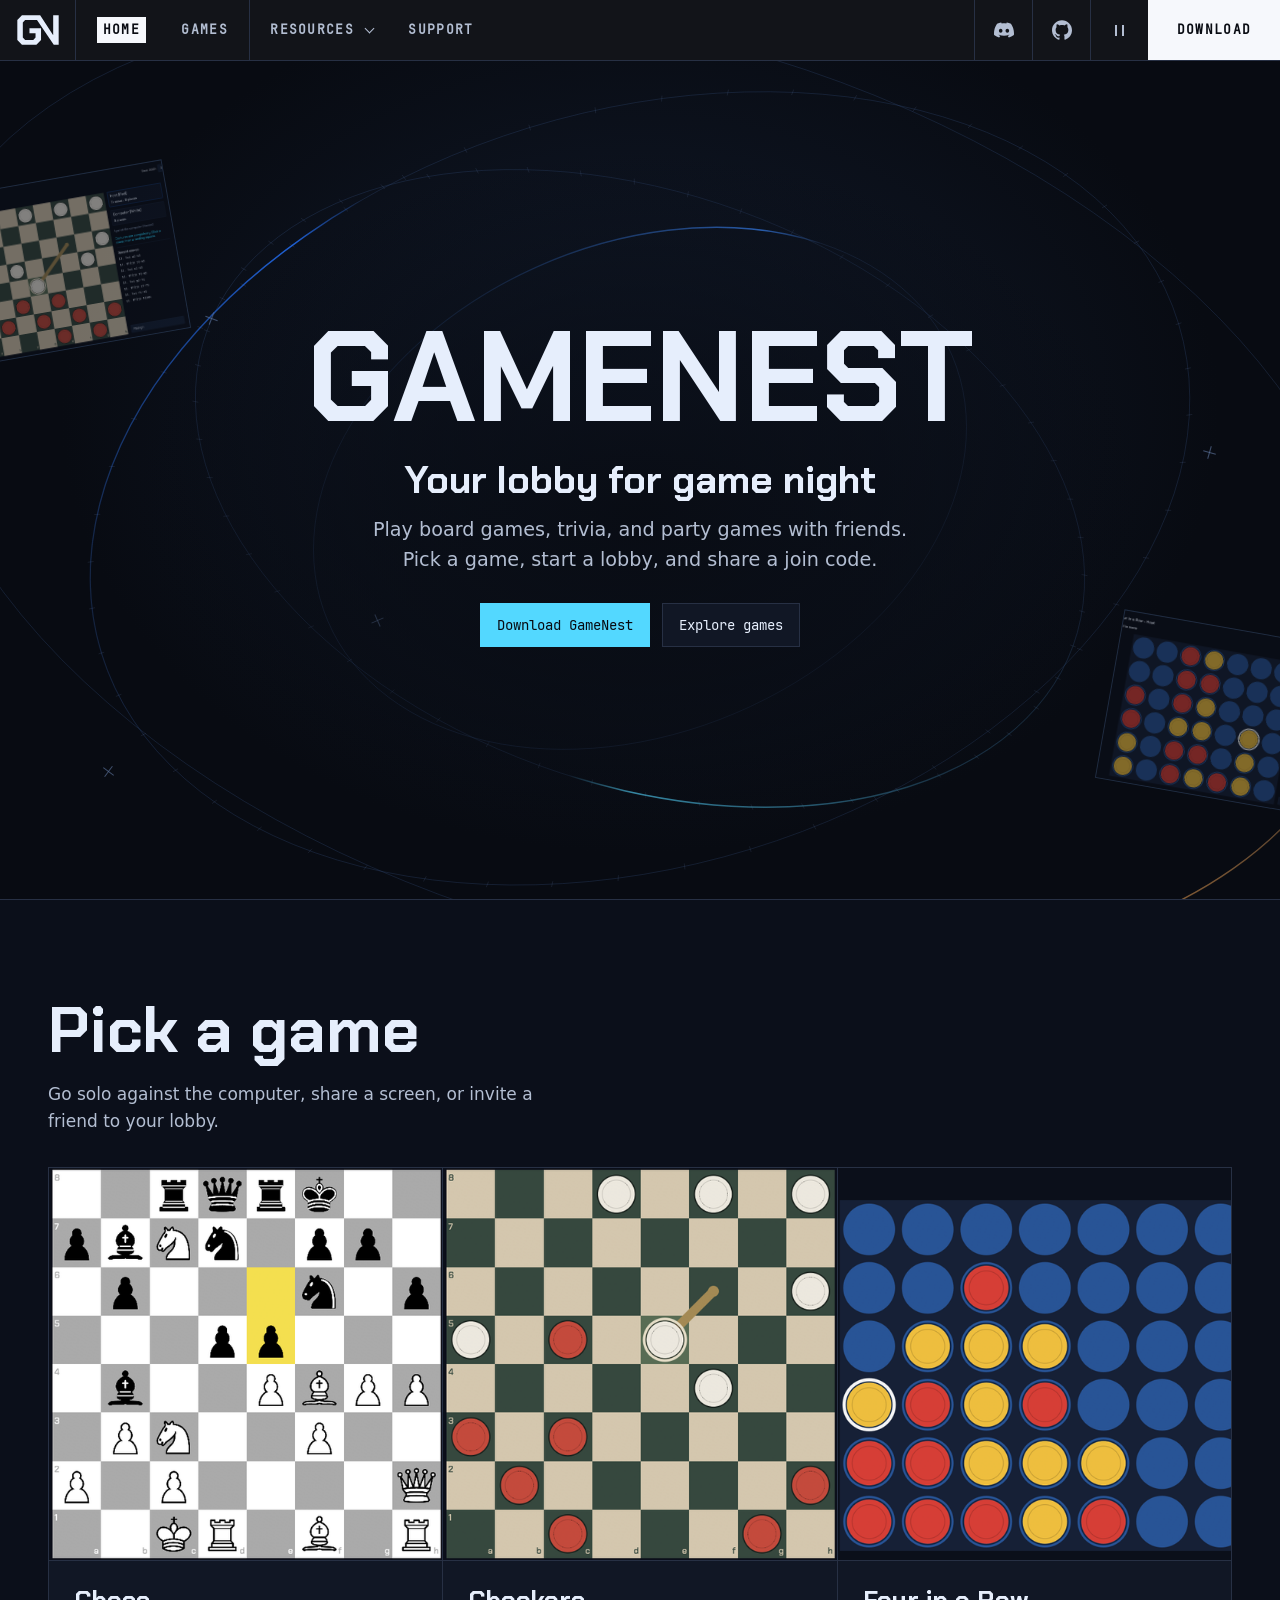
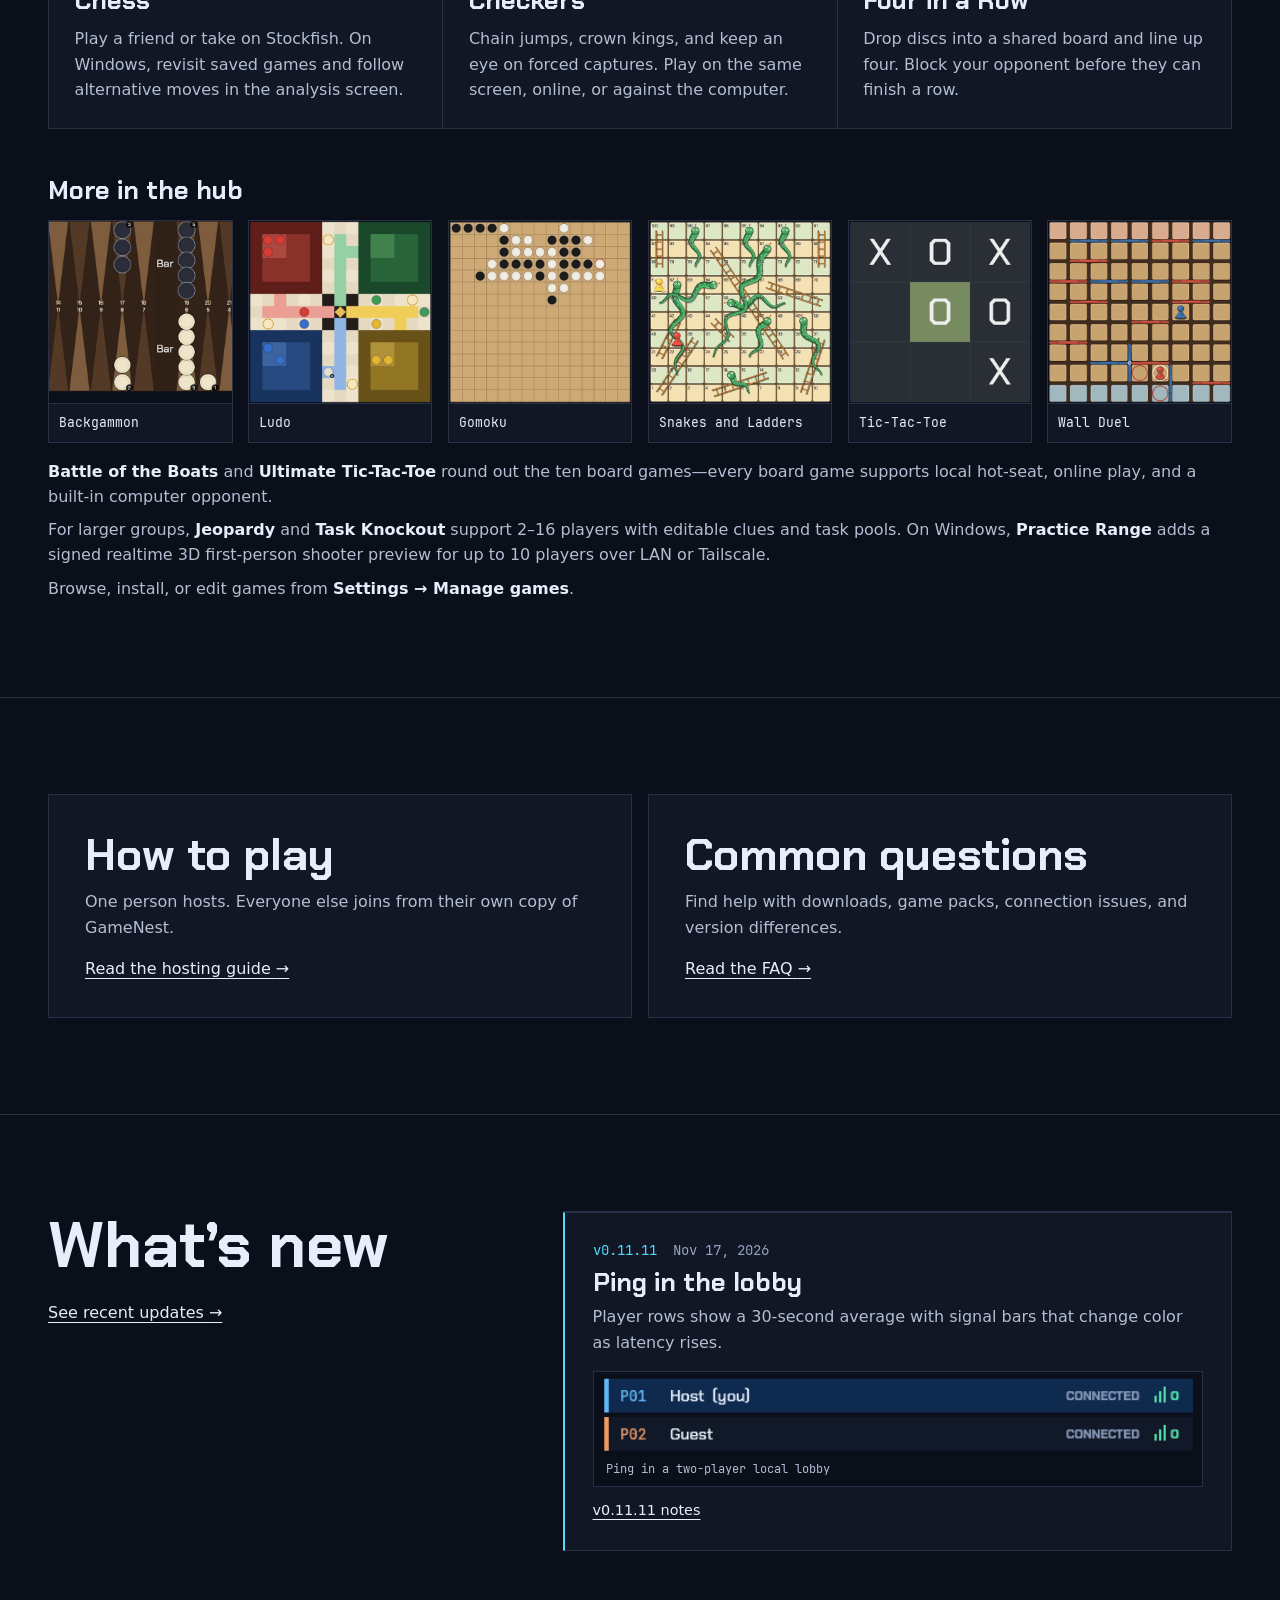
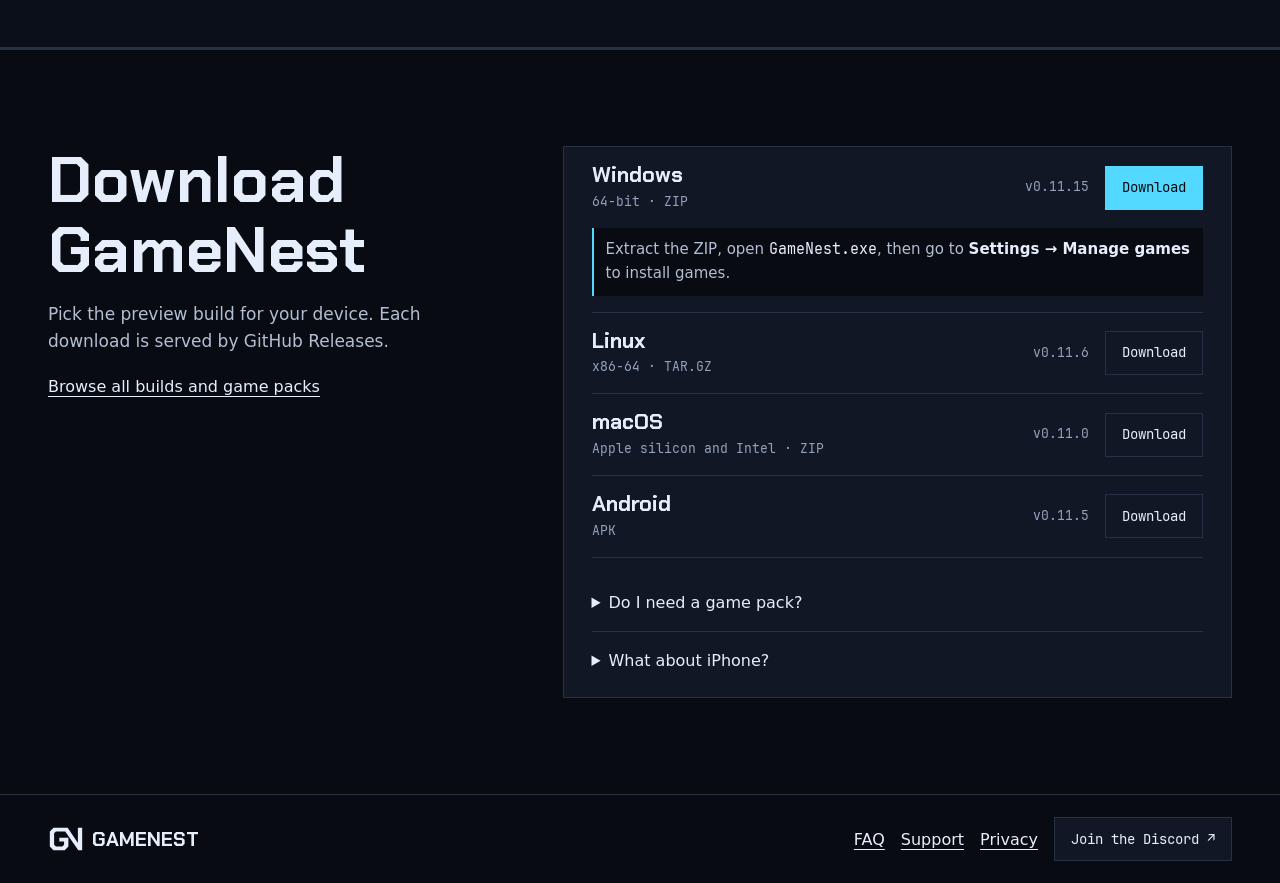
<file: index.html>
<!doctype html>
<!-- Draft by (Codex 6.2 Sol Medium), 2026-11-21 Europe/Warsaw. -->
<html lang="en">
<head>
  <meta charset="utf-8">
  <meta name="viewport" content="width=device-width, initial-scale=1">
  <meta name="description" content="GameNest is a multiplayer game hub. Host a lobby, pick a game, and invite your friends.">
  <meta name="theme-color" content="#0b0f1a">
  <title>GameNest | Your lobby for game night</title>
  <link rel="canonical" href="https://gamenest.info/">
  <meta property="og:type" content="website">
  <meta property="og:site_name" content="GameNest">
  <meta property="og:url" content="https://gamenest.info/">
  <meta property="og:title" content="GameNest | Your lobby for game night">
  <meta property="og:description" content="Host a lobby, pick a game, and invite your friends.">
  <meta property="og:image" content="https://gamenest.info/assets/gamenest-share.png">
  <meta property="og:image:type" content="image/png">
  <meta property="og:image:width" content="1200">
  <meta property="og:image:height" content="630">
  <meta property="og:image:alt" content="The GN monogram and GAMENEST wordmark on a dark background with blue orbit lines">
  <meta name="twitter:card" content="summary_large_image">
  <link rel="icon" href="assets/gamenest-gn.svg" type="image/svg+xml">
  <link rel="preload" href="assets/ChakraPetch-Bold.ttf" as="font" type="font/ttf" crossorigin>
  <link rel="stylesheet" href="site.css?v=header-github">
  <script src="boot.js"></script>
  <script src="navigation.js" defer></script>
  <script src="site.js?v=resource-pages" defer></script>
  <script src="preview.js" defer></script>
</head>
<body>
  <a class="skip" href="#games">Skip to games</a>
  <svg class="boot-defs" width="0" height="0" aria-hidden="true">
    <defs>
      <mask id="boot-word-mask" width="1" height="1" x="0" y="0" maskUnits="objectBoundingBox" maskContentUnits="objectBoundingBox">
        <path id="boot-lit" fill="white"></path>
        <path id="boot-dim" fill="#777"></path>
      </mask>
    </defs>
  </svg>
  <div id="boot" aria-hidden="true">
    <strong class="wordmark boot-word">GAMENEST</strong>
  </div>
  <header class="masthead">
    <div class="bar">
      <a class="brand" href="#top" aria-label="GameNest home">
        <img src="assets/gamenest-gn.svg" alt="" width="159" height="116">
      </a>
      <nav class="primary-nav" aria-label="Main navigation">
        <a href="#top"><span>Home</span></a>
        <a href="#games"><span>Games</span></a>
        <details class="nav-resources">
          <summary><span>Resources</span></summary>
          <div class="resource-links">
            <a href="how-to-play.html" data-section="info"><span>How to play</span></a>
            <a href="faq.html" data-section="faq"><span>FAQ</span></a>
            <a href="updates.html" data-section="updates"><span>Updates</span></a>
          </div>
        </details>
        <a href="support.html"><span>Support</span></a>
      </nav>
      <div class="bar-actions">
        <a class="nav-discord" href="https://discord.gg/EXssq55utK" aria-label="Join the GameNest Discord">
          <svg aria-hidden="true" viewBox="0 0 24 24" width="20" height="20" fill="currentColor">
            <path d="M20.317 4.3698a19.7913 19.7913 0 00-4.8851-1.5152.0741.0741 0 00-.0785.0371c-.211.3753-.4447.8648-.6083 1.2495-1.8447-.2762-3.68-.2762-5.4868 0-.1636-.3933-.4058-.8742-.6177-1.2495a.077.077 0 00-.0785-.037 19.7363 19.7363 0 00-4.8852 1.515.0699.0699 0 00-.0321.0277C.5334 9.0458-.319 13.5799.0992 18.0578a.0824.0824 0 00.0312.0561c2.0528 1.5076 4.0413 2.4228 5.9929 3.0294a.0777.0777 0 00.0842-.0276c.4616-.6304.8731-1.2952 1.226-1.9942a.076.076 0 00-.0416-.1057c-.6528-.2476-1.2743-.5495-1.8722-.8923a.077.077 0 01-.0076-.1277c.1258-.0943.2517-.1923.3718-.2914a.0743.0743 0 01.0776-.0105c3.9278 1.7933 8.18 1.7933 12.0614 0a.0739.0739 0 01.0785.0095c.1202.099.246.1981.3728.2924a.077.077 0 01-.0066.1276 12.2986 12.2986 0 01-1.873.8914.0766.0766 0 00-.0407.1067c.3604.698.7719 1.3628 1.225 1.9932a.076.076 0 00.0842.0286c1.961-.6067 3.9495-1.5219 6.0023-3.0294a.077.077 0 00.0313-.0552c.5004-5.177-.8382-9.6739-3.5485-13.6604a.061.061 0 00-.0312-.0286zM8.02 15.3312c-1.1825 0-2.1569-1.0857-2.1569-2.419 0-1.3332.9555-2.4189 2.157-2.4189 1.2108 0 2.1757 1.0952 2.1568 2.419 0 1.3332-.9555 2.4189-2.1569 2.4189zm7.9748 0c-1.1825 0-2.1569-1.0857-2.1569-2.419 0-1.3332.9554-2.4189 2.1569-2.4189 1.2107 0 2.1757 1.0952 2.1568 2.419 0 1.3332-.946 2.4189-2.1568 2.4189Z"/>
          </svg>
        </a>
        <a class="nav-github" href="https://github.com/nexicv/GameNest-releases" aria-label="GameNest releases on GitHub">
          <svg aria-hidden="true" viewBox="0 0 24 24" width="20" height="20" fill="currentColor">
            <path d="M12 .297c-6.63 0-12 5.373-12 12 0 5.303 3.438 9.8 8.205 11.385.6.113.82-.258.82-.577 0-.285-.01-1.04-.015-2.04-3.338.724-4.042-1.61-4.042-1.61C4.422 18.07 3.633 17.7 3.633 17.7c-1.087-.744.084-.729.084-.729 1.205.084 1.838 1.236 1.838 1.236 1.07 1.835 2.809 1.305 3.495.998.108-.776.417-1.305.76-1.605-2.665-.3-5.466-1.332-5.466-5.93 0-1.31.465-2.38 1.235-3.22-.135-.303-.54-1.523.105-3.176 0 0 1.005-.322 3.3 1.23.96-.267 1.98-.399 3-.405 1.02.006 2.04.138 3 .405 2.28-1.552 3.285-1.23 3.285-1.23.645 1.653.24 2.873.12 3.176.765.84 1.23 1.91 1.23 3.22 0 4.61-2.805 5.625-5.475 5.92.42.36.81 1.096.81 2.22 0 1.606-.015 2.896-.015 3.286 0 .315.21.69.825.57C20.565 22.092 24 17.592 24 12.297c0-6.627-5.373-12-12-12"/>
          </svg>
        </a>
        <button class="motion-toggle" type="button" aria-label="Pause background animation" aria-pressed="false" hidden>
          <span aria-hidden="true"></span>
        </button>
        <a class="nav-download" href="#downloads">Download</a>
      </div>
    </div>
    <span class="scroll-progress" aria-hidden="true"></span>
  </header>

  <main>
    <section class="hero" id="top" aria-labelledby="title">
      <div class="hero-field" aria-hidden="true" data-paused>
        <canvas class="orbits"></canvas>
        <span class="field-crosshair"></span><span class="field-crosshair"></span>
        <span class="field-crosshair"></span><span class="field-crosshair"></span>
        <div class="field-tile field-left"><img src="assets/checkers.png" width="1152" height="720" alt=""></div>
        <div class="field-tile field-right"><img src="assets/four-in-a-row.png" width="1152" height="720" alt=""></div>
      </div>
      <div class="hero-content">
        <h1 class="wordmark" id="title">GAMENEST</h1>
        <div class="hero-details">
          <p class="lede">Your lobby for game night</p>
          <p class="description">Play board games, trivia, and party games with friends. Pick a game, start a lobby, and share a join code.</p>
          <div class="actions">
            <a class="button primary" href="#downloads">Download GameNest</a>
            <a class="button secondary" href="#games">Explore games</a>
          </div>
        </div>
      </div>
    </section>

    <section class="chapter" id="games" aria-labelledby="games-title">
      <div class="frame">
        <header class="section-head">
          <h2 id="games-title">Pick a game</h2>
          <p>Go solo against the computer, share a screen, or invite a friend to your lobby.</p>
        </header>
        <div class="lineup">
          <article class="game">
            <a class="game-shot" href="assets/chess.png" data-preview-size="1320 940" aria-label="View the full Chess screenshot">
              <img src="assets/chess-cover.png" width="512" height="512" alt="Chess board with a highlighted black pawn move" data-preview-alt="A Chess match against Stockfish with clocks and recent moves" loading="lazy">
            </a>
            <div class="game-copy">
              <h3>Chess</h3>
              <p>Play a friend or take on Stockfish. On Windows, revisit saved games and follow alternative moves in the analysis screen.</p>
            </div>
          </article>
          <article class="game">
            <a class="game-shot" href="assets/checkers.png" data-preview-size="1152 720" aria-label="View the full Checkers screenshot">
              <img src="assets/checkers-cover.png" width="512" height="512" alt="Checkers board with a diagonal capture highlighted" data-preview-alt="A Checkers match with a capture highlighted on the board" loading="lazy">
            </a>
            <div class="game-copy">
              <h3>Checkers</h3>
              <p>Chain jumps, crown kings, and keep an eye on forced captures. Play on the same screen, online, or against the computer.</p>
            </div>
          </article>
          <article class="game">
            <a class="game-shot" href="assets/four-in-a-row.png" data-preview-size="1152 720" aria-label="View the full Four in a Row screenshot">
              <img src="assets/four-in-a-row-cover.png" width="512" height="512" alt="Four in a Row board with red and yellow discs" data-preview-alt="Red and yellow discs in a Four in a Row match" loading="lazy">
            </a>
            <div class="game-copy">
              <h3>Four in a Row</h3>
              <p>Drop discs into a shared board and line up four. Block your opponent before they can finish a row.</p>
            </div>
          </article>
        </div>
        <div class="more-games">
          <h3>More in the hub</h3>
          <ul class="game-shelf">
            <li><img src="assets/backgammon-cover.png" width="512" height="512" alt="" loading="lazy"><span>Backgammon</span></li>
            <li><img src="assets/ludo-cover.png" width="512" height="512" alt="" loading="lazy"><span>Ludo</span></li>
            <li><img src="assets/gomoku-cover.png" width="512" height="512" alt="" loading="lazy"><span>Gomoku</span></li>
            <li><img src="assets/snakes-and-ladders-cover.png" width="512" height="512" alt="" loading="lazy"><span>Snakes and Ladders</span></li>
            <li><img src="assets/tic-tac-toe-cover.png" width="512" height="512" alt="" loading="lazy"><span>Tic-Tac-Toe</span></li>
            <li><img src="assets/wall-duel-cover.png" width="512" height="512" alt="" loading="lazy"><span>Wall Duel</span></li>
          </ul>
          <div>
            <p><strong>Battle of the Boats</strong> and <strong>Ultimate Tic-Tac-Toe</strong> round out the ten board games—every board game supports local hot-seat, online play, and a built-in computer opponent.</p>
            <p>For larger groups, <strong>Jeopardy</strong> and <strong>Task Knockout</strong> support 2–16 players with editable clues and task pools. On Windows, <strong>Practice Range</strong> adds a signed realtime 3D first-person shooter preview for up to 10 players over LAN or Tailscale.</p>
            <p>Browse, install, or edit games from <strong>Settings → Manage games</strong>.</p>
          </div>
        </div>
      </div>
    </section>

    <section class="chapter resource-teasers" aria-label="GameNest guides">
      <div class="frame resource-card-grid">
        <article id="info" tabindex="-1">
          <h2>How to play</h2>
          <p>One person hosts. Everyone else joins from their own copy of GameNest.</p>
          <a class="text-link" href="how-to-play.html">Read the hosting guide <span aria-hidden="true">→</span></a>
        </article>
        <article id="faq" tabindex="-1">
          <h2>Common questions</h2>
          <p>Find help with downloads, game packs, connection issues, and version differences.</p>
          <a class="text-link" href="faq.html">Read the FAQ <span aria-hidden="true">→</span></a>
        </article>
      </div>
    </section>

    <section class="chapter" id="updates" aria-labelledby="updates-title" tabindex="-1">
      <div class="frame release-layout">
        <header class="section-head">
          <h2 id="updates-title">What’s new</h2>
          <a class="text-link" href="updates.html">See recent updates <span aria-hidden="true">→</span></a>
        </header>
        <div class="releases">
          <article class="release-feature">
            <p class="release-meta"><span>v0.11.11</span><time datetime="2026-11-17">Nov 17, 2026</time></p>
            <h3>Ping in the lobby</h3>
            <p>Player rows show a 30-second average with signal bars that change color as latency rises.</p>
            <figure class="release-visual">
              <img src="assets/lobby-ping.png" width="537" height="72" alt="Two connected players in a GameNest lobby with signal bars and measured ping on the right" loading="lazy">
              <figcaption>Ping in a two-player local lobby</figcaption>
            </figure>
            <a class="text-link" href="https://github.com/nexicv/GameNest-releases/releases/tag/v0.11.11">v0.11.11 notes</a>
          </article>
        </div>
      </div>
    </section>

    <section class="chapter download-chapter" id="downloads" aria-labelledby="download-title">
      <div class="frame download-layout">
        <header class="section-head">
          <h2 id="download-title">Download GameNest</h2>
          <p>Pick the preview build for your device. Each download is served by GitHub Releases.</p>
          <a class="text-link" href="https://github.com/nexicv/GameNest-releases/releases">Browse all builds and game packs</a>
        </header>
        <div class="download-panel">
          <ul class="platforms">
            <li>
              <div><strong>Windows</strong><span>64-bit · ZIP</span></div>
              <span class="version">v0.11.15</span>
              <a class="button primary" aria-label="Download GameNest for Windows" href="https://github.com/nexicv/GameNest-releases/releases/download/v0.11.15/GameNest-v0.11.15-windows.zip">Download</a>
              <p class="windows-first-run">Extract the ZIP, open <code>GameNest.exe</code>, then go to <b>Settings → Manage games</b> to install games.</p>
            </li>
            <li>
              <div><strong>Linux</strong><span>x86-64 · TAR.GZ</span></div>
              <span class="version">v0.11.6</span>
              <a class="button secondary" aria-label="Download GameNest for Linux" href="https://github.com/nexicv/GameNest-releases/releases/download/v0.11.6/GameNest-v0.11.6-linux-x86_64.tar.gz">Download</a>
            </li>
            <li>
              <div><strong>macOS</strong><span>Apple silicon and Intel · ZIP</span></div>
              <span class="version">v0.11.0</span>
              <a class="button secondary" aria-label="Download GameNest for macOS" href="https://github.com/nexicv/GameNest-releases/releases/download/v0.11.0/GameNest-v0.11.0-macos-app.zip">Download</a>
            </li>
            <li>
              <div><strong>Android</strong><span>APK</span></div>
              <span class="version">v0.11.5</span>
              <a class="button secondary" aria-label="Download GameNest for Android" href="https://github.com/nexicv/GameNest-releases/releases/download/v0.11.5/GameNest-v0.11.5-android.apk">Download</a>
            </li>
          </ul>
          <div class="download-notes">
            <details>
              <summary>Do I need a game pack?</summary>
              <p>On Windows, install games from <strong>Settings → Manage games</strong>. If that catalog cannot load, the Windows game packs ZIP below is a manual fallback. The current Linux (0.11.6) and macOS (0.11.0) releases cannot load that catalog at all, so install from their game packs ZIPs. Android ships its games inside the app. Offline installation needs a copy of the ZIP you downloaded earlier.</p>
              <p>Hosts of board games need the game installed. For Practice Range, each player installs a copy of the game.</p>
              <a class="text-link" href="https://github.com/nexicv/GameNest-releases/releases/download/v0.11.15/GameNest-v0.11.15-games.zip">Windows game packs ZIP</a>
              <a class="text-link" href="https://github.com/nexicv/GameNest-releases/releases/download/v0.11.6/GameNest-v0.11.6-linux-x86_64-games.zip">Linux game packs ZIP: extract beside the GameNest program</a>
              <a class="text-link" href="https://github.com/nexicv/GameNest-releases/releases/download/v0.11.0/GameNest-v0.11.0-macos-games.zip">macOS game packs ZIP: extract into ~/Library/Application Support/GameNest</a>
            </details>
            <details>
              <summary>What about iPhone?</summary>
              <p>The iOS preview is an unsigned IPA that requires your own signing before installation.</p>
              <a class="text-link" href="https://github.com/nexicv/GameNest-releases/releases/download/v0.11.0/GameNest-v0.11.0-ios-unsigned.ipa">Download unsigned iOS preview</a>
            </details>
          </div>
        </div>
      </div>
    </section>
  </main>
  <dialog class="game-preview" aria-labelledby="preview-title">
    <div class="preview-panel">
      <header><h2 id="preview-title">Game preview</h2><form method="dialog"><button class="button secondary" autofocus>Close</button></form></header>
      <img alt="">
    </div>
  </dialog>

  <footer class="site-footer">
    <div class="frame footer-inner">
      <a class="brand" href="#top" aria-label="Back to GameNest home">
        <img src="assets/gamenest-gn.svg" alt="" width="159" height="116">GAMENEST
      </a>
      <div class="footer-community">
        <!-- Place the approved mascot artwork alongside this community link. -->
        <a class="text-link" href="faq.html">FAQ</a>
        <a class="text-link" href="support.html">Support</a>
        <a class="text-link" href="privacy.html">Privacy</a>
        <a class="button secondary" href="https://discord.gg/EXssq55utK">Join the Discord <span aria-hidden="true">↗</span></a>
      </div>
    </div>
  </footer>
</body>
</html>
</file>
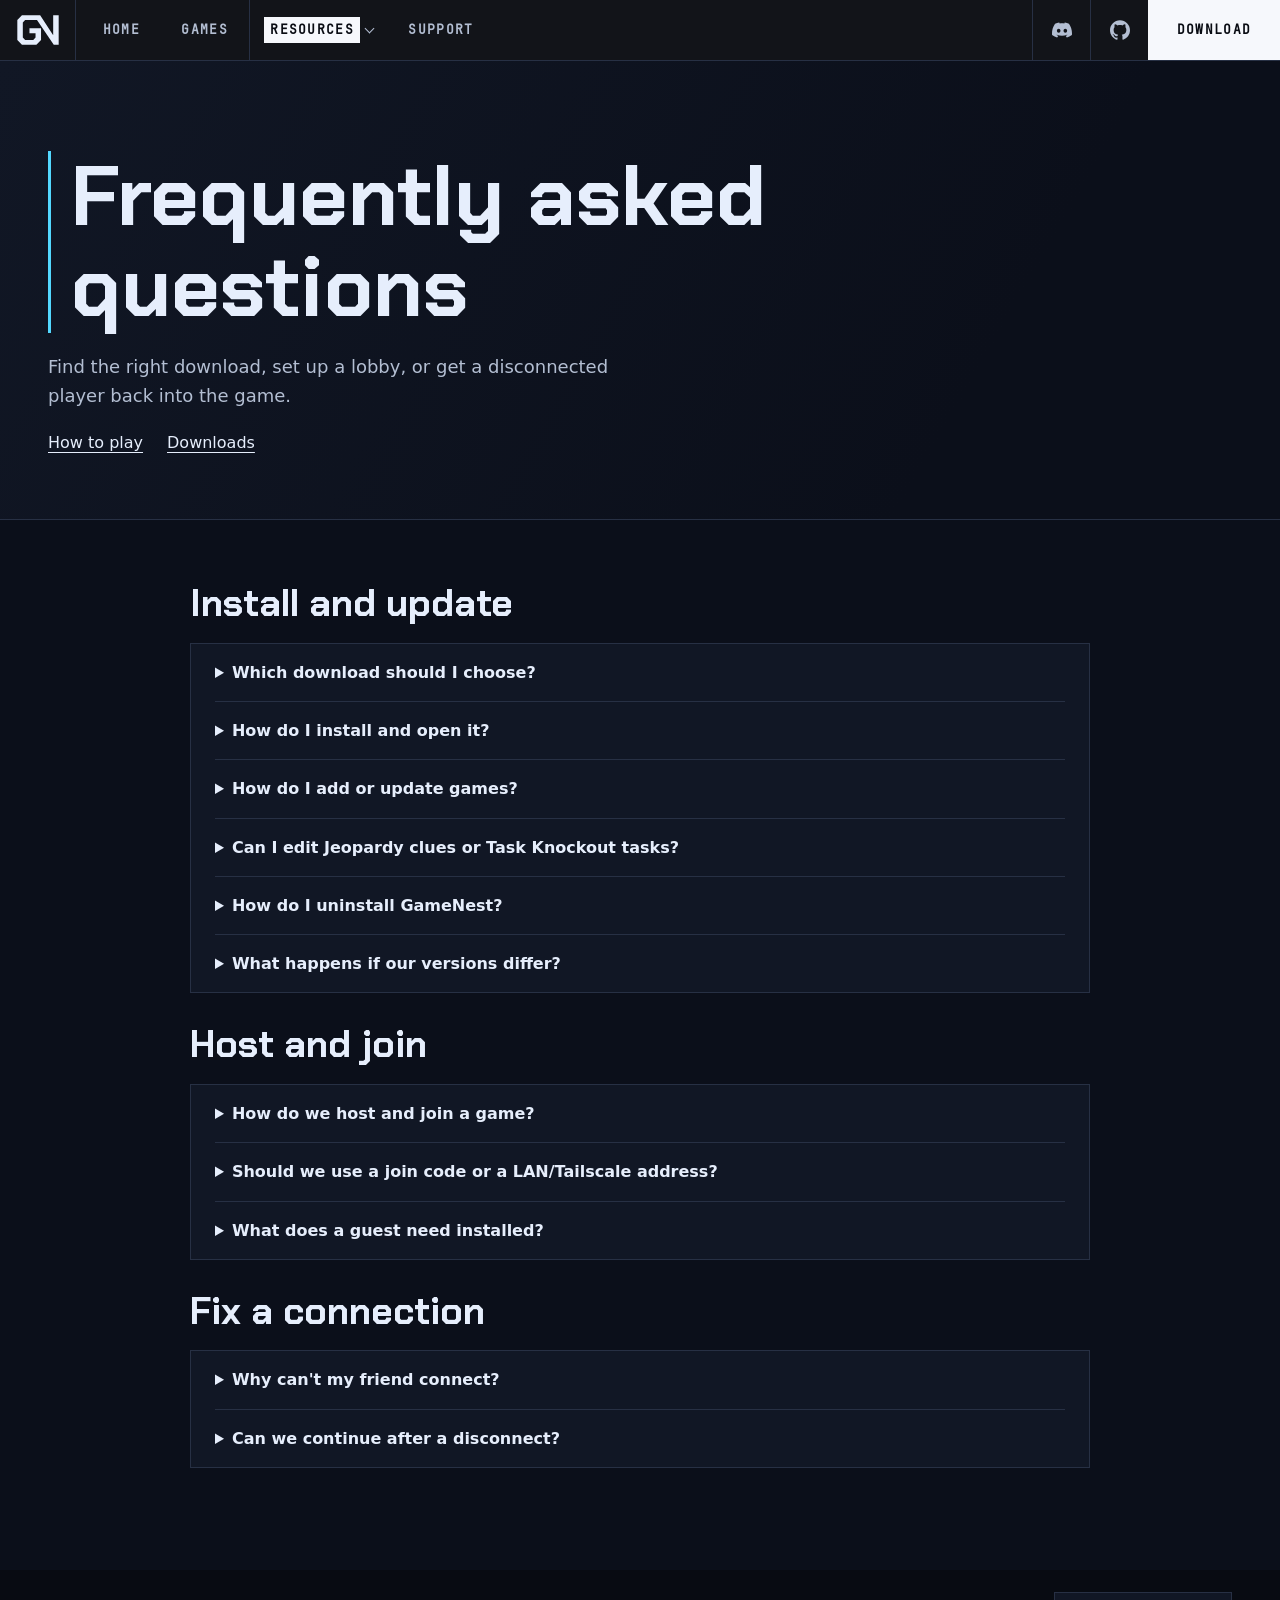
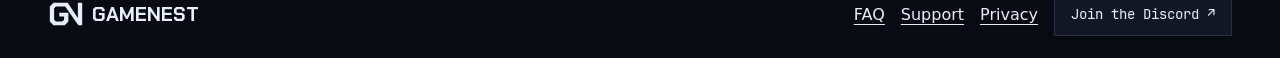
<file: faq.html>
<!doctype html>
<html lang="en">
<head>
  <meta charset="utf-8">
  <meta name="viewport" content="width=device-width, initial-scale=1">
  <meta name="theme-color" content="#0b0f1a">
  <meta name="description" content="Find the right download, set up a lobby, or get a disconnected player back into the game.">
  <title>FAQ | GameNest</title>
  <link rel="canonical" href="https://gamenest.info/faq.html">
  <link rel="icon" href="assets/gamenest-gn.svg" type="image/svg+xml">
  <link rel="stylesheet" href="site.css?v=header-github">
  <script src="navigation.js" defer></script>
</head>
<body class="resource-page">
  <a class="skip" href="#content">Skip to content</a>
  <header class="masthead">
    <div class="bar">
      <a class="brand" href="index.html" aria-label="GameNest home">
        <img src="assets/gamenest-gn.svg" alt="" width="159" height="116">
      </a>
      <nav class="primary-nav" aria-label="Main navigation">
        <a href="index.html"><span>Home</span></a>
        <a href="index.html#games"><span>Games</span></a>
        <details class="nav-resources">
          <summary><span>Resources</span></summary>
          <div class="resource-links">
            <a href="how-to-play.html"><span>How to play</span></a>
            <a href="faq.html" aria-current="page"><span>FAQ</span></a>
            <a href="updates.html"><span>Updates</span></a>
          </div>
        </details>
        <a href="support.html"><span>Support</span></a>
      </nav>
      <div class="bar-actions">
        <a class="nav-discord" href="https://discord.gg/EXssq55utK" aria-label="Join the GameNest Discord">
          <svg aria-hidden="true" viewBox="0 0 24 24" width="20" height="20" fill="currentColor">
            <path d="M20.317 4.3698a19.7913 19.7913 0 00-4.8851-1.5152.0741.0741 0 00-.0785.0371c-.211.3753-.4447.8648-.6083 1.2495-1.8447-.2762-3.68-.2762-5.4868 0-.1636-.3933-.4058-.8742-.6177-1.2495a.077.077 0 00-.0785-.037 19.7363 19.7363 0 00-4.8852 1.515.0699.0699 0 00-.0321.0277C.5334 9.0458-.319 13.5799.0992 18.0578a.0824.0824 0 00.0312.0561c2.0528 1.5076 4.0413 2.4228 5.9929 3.0294a.0777.0777 0 00.0842-.0276c.4616-.6304.8731-1.2952 1.226-1.9942a.076.076 0 00-.0416-.1057c-.6528-.2476-1.2743-.5495-1.8722-.8923a.077.077 0 01-.0076-.1277c.1258-.0943.2517-.1923.3718-.2914a.0743.0743 0 01.0776-.0105c3.9278 1.7933 8.18 1.7933 12.0614 0a.0739.0739 0 01.0785.0095c.1202.099.246.1981.3728.2924a.077.077 0 01-.0066.1276 12.2986 12.2986 0 01-1.873.8914.0766.0766 0 00-.0407.1067c.3604.698.7719 1.3628 1.225 1.9932a.076.076 0 00.0842.0286c1.961-.6067 3.9495-1.5219 6.0023-3.0294a.077.077 0 00.0313-.0552c.5004-5.177-.8382-9.6739-3.5485-13.6604a.061.061 0 00-.0312-.0286zM8.02 15.3312c-1.1825 0-2.1569-1.0857-2.1569-2.419 0-1.3332.9555-2.4189 2.157-2.4189 1.2108 0 2.1757 1.0952 2.1568 2.419 0 1.3332-.9555 2.4189-2.1569 2.4189zm7.9748 0c-1.1825 0-2.1569-1.0857-2.1569-2.419 0-1.3332.9554-2.4189 2.1569-2.4189 1.2107 0 2.1757 1.0952 2.1568 2.419 0 1.3332-.946 2.4189-2.1568 2.4189Z"/>
          </svg>
        </a>
        <a class="nav-github" href="https://github.com/nexicv/GameNest-releases" aria-label="GameNest releases on GitHub">
          <svg aria-hidden="true" viewBox="0 0 24 24" width="20" height="20" fill="currentColor">
            <path d="M12 .297c-6.63 0-12 5.373-12 12 0 5.303 3.438 9.8 8.205 11.385.6.113.82-.258.82-.577 0-.285-.01-1.04-.015-2.04-3.338.724-4.042-1.61-4.042-1.61C4.422 18.07 3.633 17.7 3.633 17.7c-1.087-.744.084-.729.084-.729 1.205.084 1.838 1.236 1.838 1.236 1.07 1.835 2.809 1.305 3.495.998.108-.776.417-1.305.76-1.605-2.665-.3-5.466-1.332-5.466-5.93 0-1.31.465-2.38 1.235-3.22-.135-.303-.54-1.523.105-3.176 0 0 1.005-.322 3.3 1.23.96-.267 1.98-.399 3-.405 1.02.006 2.04.138 3 .405 2.28-1.552 3.285-1.23 3.285-1.23.645 1.653.24 2.873.12 3.176.765.84 1.23 1.91 1.23 3.22 0 4.61-2.805 5.625-5.475 5.92.42.36.81 1.096.81 2.22 0 1.606-.015 2.896-.015 3.286 0 .315.21.69.825.57C20.565 22.092 24 17.592 24 12.297c0-6.627-5.373-12-12-12"/>
          </svg>
        </a>
        <a class="nav-download" href="index.html#downloads">Download</a>
      </div>
    </div>
  </header>
  <main id="content" tabindex="-1">
    <header class="resource-intro">
      <div class="frame">
        <h1>Frequently asked questions</h1>
        <p>Find the right download, set up a lobby, or get a disconnected player back into the game.</p>
        <div class="resource-actions">
        <a class="text-link" href="how-to-play.html">How to play</a>
        <a class="text-link" href="index.html#downloads">Downloads</a>
        </div>
      </div>
    </header>
    <!-- FAQ added by (DeepSeek v4.1 Flash Max 1017), 2026-11-21 Europe/Warsaw. -->
    <div class="frame resource-content resource-faq">
      <section class="faq-topic">
        <h2>Install and update</h2>
        <div class="faq-list">
          <details>
            <summary>Which download should I choose?</summary>
            <p>Windows and macOS come as ZIPs, Linux as a TAR.GZ, and Android as an APK. Each platform ships its own build, so the version beside each download is the one you get. Windows, Linux, and macOS host and join; Android hosts and joins too; the iPhone preview joins only, and its unsigned IPA needs your own signing before it will install.</p>
          </details>
          <details>
            <summary>How do I install and open it?</summary>
            <p>On Windows, extract the ZIP and open <strong>GameNest.exe</strong>; the packaged build needs no Rust or Python. On Linux, extract the tarball and run <strong>./GameNest</strong> (requires <strong>glibc 2.35 or newer</strong>, such as Ubuntu 22.04+, Debian 12+, or Fedora 36+, and an X11 or Wayland desktop). On macOS, unzip and open <strong>GameNest.app</strong>, then allow it once in <strong>System Settings → Privacy &amp; Security → Open Anyway</strong>. On Android, install the APK and allow <strong>Install unknown apps</strong> when prompted. On iPhone, sign the unsigned IPA with your own Apple ID using AltStore or SideStore (free Apple ID signatures refresh every 7 days, and iOS builds do not self-update).</p>
          </details>
          <details>
            <summary>How do I add or update games?</summary>
            <p>Open <strong>Settings → Manage games</strong> to install, update, or remove a game, or open the <strong>Add-ons</strong> list on desktop to install optional extras such as the <strong>Stockfish 19</strong> engine for Chess (Chess works without it, and Android omits Stockfish). In the current Linux (0.11.6) and macOS (0.11.0) releases that catalog does not load, so install the platform's game packs ZIP from <a href="index.html#downloads">Downloads</a> instead, beside the GameNest program on Linux or in <code>~/Library/Application Support/GameNest</code> on macOS. <strong>Incompatible</strong> means the game needs a newer GameNest, so update the app first. GameNest will not install or replace a game while you are hosting or in a match, and it keeps the last two backups. The Android app includes eleven games, so a phone host needs no packs for those. If Manage games cannot load the catalog on Windows, the game packs ZIP on the download page can be extracted into the app folder; installing offline needs a copy you downloaded earlier.</p>
            <a class="text-link" href="index.html#downloads">Downloads and game packs</a>
          </details>
          <details>
            <summary>Can I edit Jeopardy clues or Task Knockout tasks?</summary>
            <p>Yes. Open <strong>Settings → Manage games → Tools → Edit games…</strong> to edit a game's declared clue or task files directly inside GameNest. The editor checks JSON before saving and keeps a backup of the previous file.</p>
          </details>
          <details>
            <summary>How do I uninstall GameNest?</summary>
            <p>On desktop, open <strong>Settings</strong> and choose <strong>Uninstall GameNest</strong>. After confirmation, GameNest closes and removes the launcher, portable settings, caches, update files, and installed game packages from the app folder.</p>
          </details>
          <details>
            <summary>What happens if our versions differ?</summary>
            <p>Different platforms ship different versions, so an older guest can meet a newer host. Update from the official <a href="index.html#downloads">Downloads</a> section first. On Windows, choose <strong>Update &amp; restart</strong> to install the update and rejoin the lobby, or <strong>Later</strong> to defer it. That host-to-guest update is an optional fallback and is unsigned, so accept it only from a host you trust.</p>
          </details>
        </div>
      </section>
      <section class="faq-topic">
        <h2>Host and join</h2>
        <div class="faq-list">
          <details>
            <summary>How do we host and join a game?</summary>
            <p>One person enters a name and selects <strong>Host Game</strong>. The lobby holds 2-16 players and uses port <strong>47631</strong> by default. Friends open GameNest, type the host's address or join code into <strong>Host IP or code</strong>, and select <strong>Connect</strong>. Two copies on one computer can connect over <strong>127.0.0.1</strong>. On Android, <strong>Host on this phone</strong> starts the same lobby with the join code already on.</p>
            <a class="text-link" href="how-to-play.html">Full hosting steps</a>
          </details>
          <details>
            <summary>Should we use a join code or a LAN/Tailscale address?</summary>
            <p>Use a join code when players are not on the same network and you do not want port forwarding or Tailscale. Tick <strong>Host through relay</strong> before hosting, then share the six-character code. In a relay lobby, and in the board games it carries, players do not see each other's IP addresses; the relay receives their connections instead, and the extra hop through Milan adds latency. Realtime 3D matches are the exception: they need a direct connection to the host, so your app receives the host's address, usually a LAN or Tailscale one, even when you joined by code. The relay does not carry the gameplay. Use LAN or Tailscale when everyone is on one network or tailnet, and join with the host's address and port 47631. Joining by IP still works while relay hosting is on. Some games might need Tailscale or a local LAN to work effectively; joining by code is viable but less preferred.</p>
          </details>
          <details>
            <summary>What does a guest need installed?</summary>
            <p>For board and party games, only GameNest—guests do not need game packs, source code, or a compiler. The host installs the games from <strong>Settings → Manage games</strong>, runs the rules, and sends each player their screen. Realtime 3D games such as <strong>Practice Range</strong> run on every player's PC, so guests without the package see an <strong>Install</strong> button with the download size on Ready; realtime 3D packages are signed and verified at install and before each launch.</p>
          </details>
        </div>
      </section>
      <section class="faq-topic">
        <h2>Fix a connection</h2>
        <div class="faq-list">
          <details>
            <summary>Why can't my friend connect?</summary>
            <p>Check that the guest typed the host's address and port, or the six-character join code, into <strong>Host IP or code</strong>. Each new build may trigger a network access prompt; accept it, and check firewall or Tailscale settings if a remote friend still cannot connect. A test on the same network does not prove a remote friend can connect. If the relay cannot be reached, the lobby says so and joining by IP still works. A phone host must keep GameNest in front, because Android may stop the app when you switch away.</p>
          </details>
          <details>
            <summary>Can we continue after a disconnect?</summary>
            <p>If a guest drops during a match, their seat and board are kept and actions pause. Use <strong>Reconnect to this session</strong> from the same running app; closing the app loses its seat token. <strong>End Lobby</strong> closes the session for everyone.</p>
          </details>
        </div>
      </section>
    </div>
  </main>
  <footer class="site-footer">
    <div class="frame footer-inner">
      <a class="brand" href="index.html" aria-label="Back to GameNest home">
        <img src="assets/gamenest-gn.svg" alt="" width="159" height="116">GAMENEST
      </a>
      <div class="footer-community">
        <a class="text-link" href="faq.html">FAQ</a>
        <a class="text-link" href="support.html">Support</a>
        <a class="text-link" href="privacy.html">Privacy</a>
        <a class="button secondary" href="https://discord.gg/EXssq55utK">Join the Discord <span aria-hidden="true">↗</span></a>
      </div>
    </div>
  </footer>
</body>
</html>
</file>
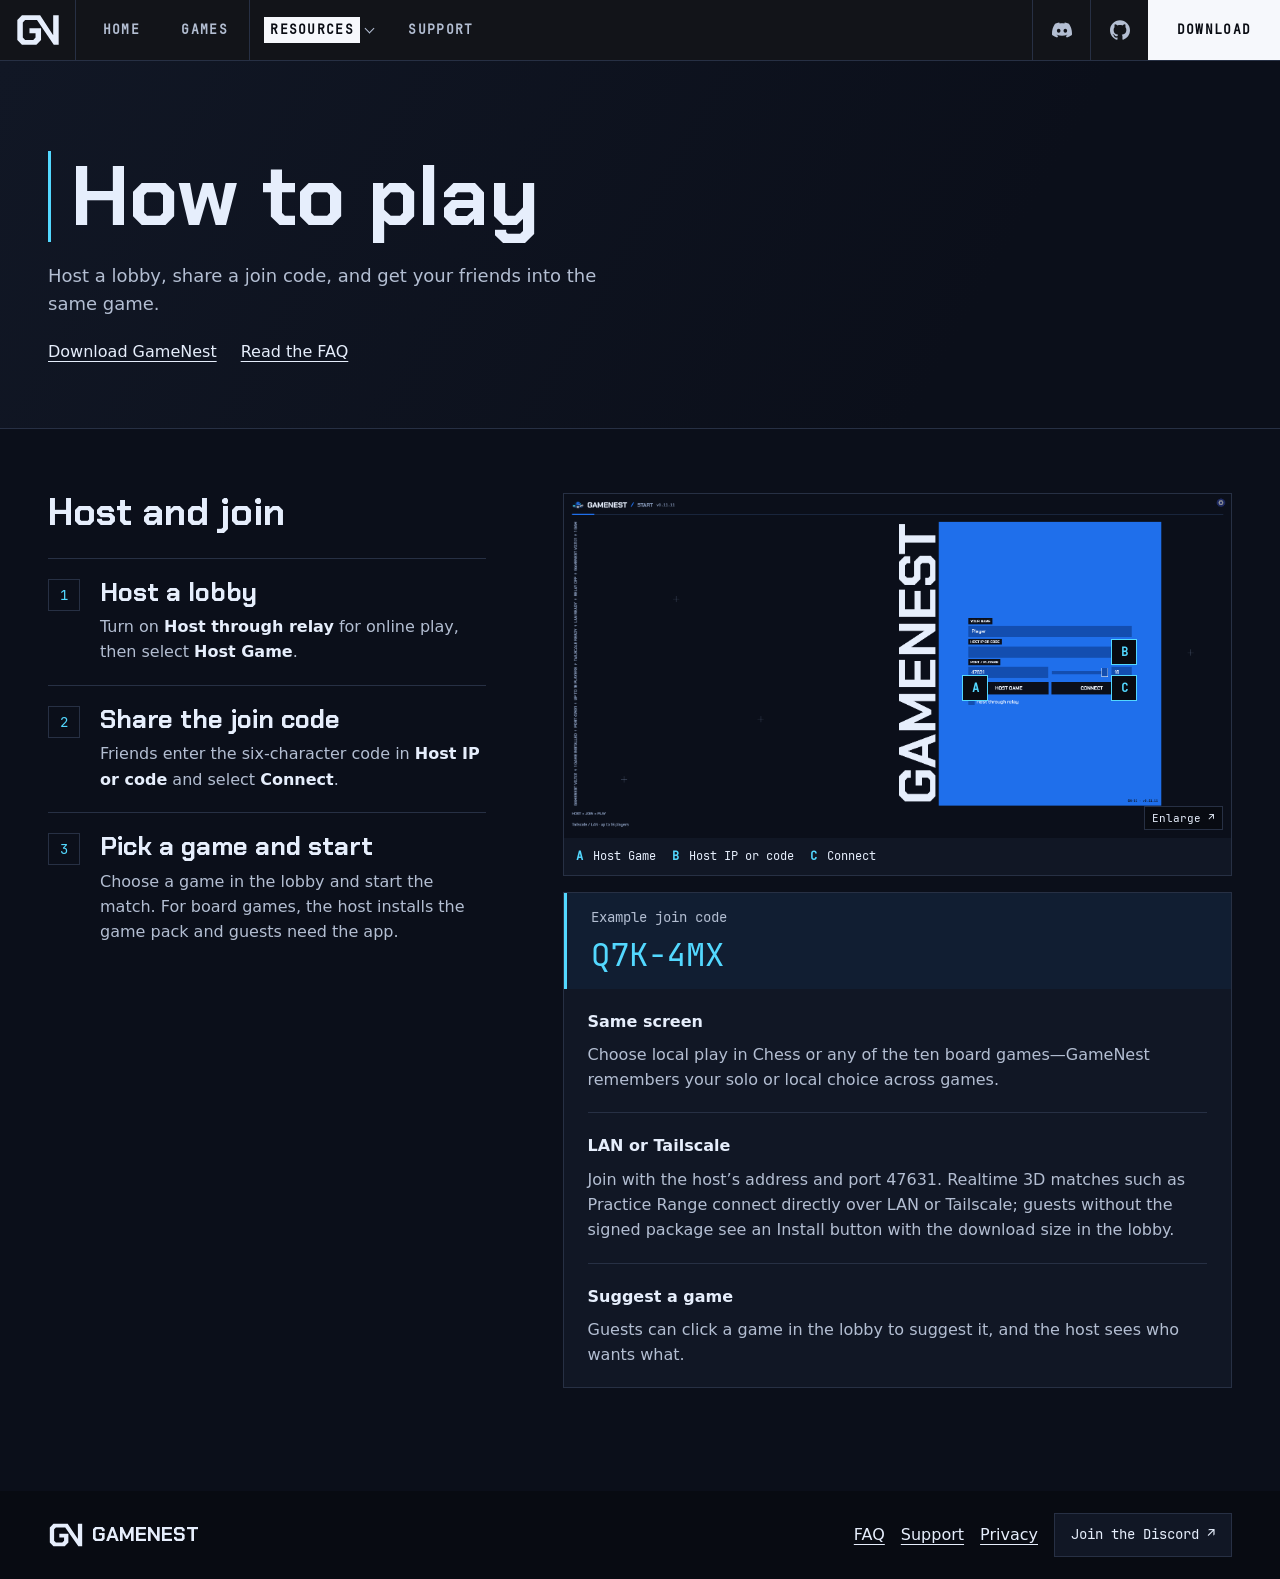
<file: how-to-play.html>
<!doctype html>
<html lang="en">
<head>
  <meta charset="utf-8">
  <meta name="viewport" content="width=device-width, initial-scale=1">
  <meta name="theme-color" content="#0b0f1a">
  <meta name="description" content="Host a lobby, share a join code, and get your friends into the same game.">
  <title>How to play | GameNest</title>
  <link rel="canonical" href="https://gamenest.info/how-to-play.html">
  <link rel="icon" href="assets/gamenest-gn.svg" type="image/svg+xml">
  <link rel="stylesheet" href="site.css?v=header-github">
  <script src="navigation.js" defer></script>
  <script src="preview.js" defer></script>
</head>
<body class="resource-page">
  <a class="skip" href="#content">Skip to content</a>
  <header class="masthead">
    <div class="bar">
      <a class="brand" href="index.html" aria-label="GameNest home">
        <img src="assets/gamenest-gn.svg" alt="" width="159" height="116">
      </a>
      <nav class="primary-nav" aria-label="Main navigation">
        <a href="index.html"><span>Home</span></a>
        <a href="index.html#games"><span>Games</span></a>
        <details class="nav-resources">
          <summary><span>Resources</span></summary>
          <div class="resource-links">
            <a href="how-to-play.html" aria-current="page"><span>How to play</span></a>
            <a href="faq.html"><span>FAQ</span></a>
            <a href="updates.html"><span>Updates</span></a>
          </div>
        </details>
        <a href="support.html"><span>Support</span></a>
      </nav>
      <div class="bar-actions">
        <a class="nav-discord" href="https://discord.gg/EXssq55utK" aria-label="Join the GameNest Discord">
          <svg aria-hidden="true" viewBox="0 0 24 24" width="20" height="20" fill="currentColor">
            <path d="M20.317 4.3698a19.7913 19.7913 0 00-4.8851-1.5152.0741.0741 0 00-.0785.0371c-.211.3753-.4447.8648-.6083 1.2495-1.8447-.2762-3.68-.2762-5.4868 0-.1636-.3933-.4058-.8742-.6177-1.2495a.077.077 0 00-.0785-.037 19.7363 19.7363 0 00-4.8852 1.515.0699.0699 0 00-.0321.0277C.5334 9.0458-.319 13.5799.0992 18.0578a.0824.0824 0 00.0312.0561c2.0528 1.5076 4.0413 2.4228 5.9929 3.0294a.0777.0777 0 00.0842-.0276c.4616-.6304.8731-1.2952 1.226-1.9942a.076.076 0 00-.0416-.1057c-.6528-.2476-1.2743-.5495-1.8722-.8923a.077.077 0 01-.0076-.1277c.1258-.0943.2517-.1923.3718-.2914a.0743.0743 0 01.0776-.0105c3.9278 1.7933 8.18 1.7933 12.0614 0a.0739.0739 0 01.0785.0095c.1202.099.246.1981.3728.2924a.077.077 0 01-.0066.1276 12.2986 12.2986 0 01-1.873.8914.0766.0766 0 00-.0407.1067c.3604.698.7719 1.3628 1.225 1.9932a.076.076 0 00.0842.0286c1.961-.6067 3.9495-1.5219 6.0023-3.0294a.077.077 0 00.0313-.0552c.5004-5.177-.8382-9.6739-3.5485-13.6604a.061.061 0 00-.0312-.0286zM8.02 15.3312c-1.1825 0-2.1569-1.0857-2.1569-2.419 0-1.3332.9555-2.4189 2.157-2.4189 1.2108 0 2.1757 1.0952 2.1568 2.419 0 1.3332-.9555 2.4189-2.1569 2.4189zm7.9748 0c-1.1825 0-2.1569-1.0857-2.1569-2.419 0-1.3332.9554-2.4189 2.1569-2.4189 1.2107 0 2.1757 1.0952 2.1568 2.419 0 1.3332-.946 2.4189-2.1568 2.4189Z"/>
          </svg>
        </a>
        <a class="nav-github" href="https://github.com/nexicv/GameNest-releases" aria-label="GameNest releases on GitHub">
          <svg aria-hidden="true" viewBox="0 0 24 24" width="20" height="20" fill="currentColor">
            <path d="M12 .297c-6.63 0-12 5.373-12 12 0 5.303 3.438 9.8 8.205 11.385.6.113.82-.258.82-.577 0-.285-.01-1.04-.015-2.04-3.338.724-4.042-1.61-4.042-1.61C4.422 18.07 3.633 17.7 3.633 17.7c-1.087-.744.084-.729.084-.729 1.205.084 1.838 1.236 1.838 1.236 1.07 1.835 2.809 1.305 3.495.998.108-.776.417-1.305.76-1.605-2.665-.3-5.466-1.332-5.466-5.93 0-1.31.465-2.38 1.235-3.22-.135-.303-.54-1.523.105-3.176 0 0 1.005-.322 3.3 1.23.96-.267 1.98-.399 3-.405 1.02.006 2.04.138 3 .405 2.28-1.552 3.285-1.23 3.285-1.23.645 1.653.24 2.873.12 3.176.765.84 1.23 1.91 1.23 3.22 0 4.61-2.805 5.625-5.475 5.92.42.36.81 1.096.81 2.22 0 1.606-.015 2.896-.015 3.286 0 .315.21.69.825.57C20.565 22.092 24 17.592 24 12.297c0-6.627-5.373-12-12-12"/>
          </svg>
        </a>
        <a class="nav-download" href="index.html#downloads">Download</a>
      </div>
    </div>
  </header>
  <main id="content" tabindex="-1">
    <header class="resource-intro">
      <div class="frame">
        <h1>How to play</h1>
        <p>Host a lobby, share a join code, and get your friends into the same game.</p>
        <div class="resource-actions">
        <a class="text-link" href="index.html#downloads">Download GameNest</a>
        <a class="text-link" href="faq.html">Read the FAQ</a>
        </div>
      </div>
    </header>
    <section class="frame resource-content play-layout" aria-labelledby="hosting">
      <div>
        <h2 id="hosting">Host and join</h2>
        <ol class="steps" role="list">
          <li>
            <span class="step-number" aria-hidden="true">1</span>
            <div><h3>Host a lobby</h3><p>Turn on <strong>Host through relay</strong> for online play, then select <strong>Host Game</strong>.</p></div>
          </li>
          <li>
            <span class="step-number" aria-hidden="true">2</span>
            <div><h3>Share the join code</h3><p>Friends enter the six-character code in <strong>Host IP or code</strong> and select <strong>Connect</strong>.</p></div>
          </li>
          <li>
            <span class="step-number" aria-hidden="true">3</span>
            <div><h3>Pick a game and start</h3><p>Choose a game in the lobby and start the match. For board games, the host installs the game pack and guests need the app.</p></div>
          </li>
        </ol>
      </div>
      <div class="play-reference">
        <figure class="lobby-figure">
          <div class="lobby-image-wrap">
            <a class="lobby-image" href="assets/start-controls.png" data-preview-title="GameNest Start screen" aria-label="Enlarge GameNest Start screen">
              <img src="assets/start-controls.png" width="1920" height="991" alt="GameNest v0.11.11 Start screen with the Host IP or code field, Host Game and Connect buttons, and Host through relay checkbox" loading="lazy">
              <span class="lobby-enlarge" aria-hidden="true">Enlarge</span>
            </a>
            <span class="lobby-pin pin-host" aria-hidden="true">A</span>
            <span class="lobby-pin pin-code" aria-hidden="true">B</span>
            <span class="lobby-pin pin-connect" aria-hidden="true">C</span>
          </div>
          <figcaption><span><b>A</b> Host Game</span><span><b>B</b> Host IP or code</span><span><b>C</b> Connect</span></figcaption>
        </figure>
        <aside class="play-card" aria-label="Lobby connection options">
          <div class="ticket">
            <span>Example join code</span>
            <strong>Q7K-4MX</strong>
          </div>
          <dl>
            <div><dt>Same screen</dt><dd>Choose local play in Chess or any of the ten board games—GameNest remembers your solo or local choice across games.</dd></div>
            <div><dt>LAN or Tailscale</dt><dd>Join with the host’s address and port 47631. Realtime 3D matches such as Practice Range connect directly over LAN or Tailscale; guests without the signed package see an Install button with the download size in the lobby.</dd></div>
            <div><dt>Suggest a game</dt><dd>Guests can click a game in the lobby to suggest it, and the host sees who wants what.</dd></div>
          </dl>
        </aside>
      </div>
    </section>
  </main>
  <dialog class="game-preview" aria-labelledby="preview-title">
    <div class="preview-panel">
      <header><h2 id="preview-title">Game preview</h2><form method="dialog"><button class="button secondary" autofocus>Close</button></form></header>
      <img alt="">
    </div>
  </dialog>
  <footer class="site-footer">
    <div class="frame footer-inner">
      <a class="brand" href="index.html" aria-label="Back to GameNest home">
        <img src="assets/gamenest-gn.svg" alt="" width="159" height="116">GAMENEST
      </a>
      <div class="footer-community">
        <a class="text-link" href="faq.html">FAQ</a>
        <a class="text-link" href="support.html">Support</a>
        <a class="text-link" href="privacy.html">Privacy</a>
        <a class="button secondary" href="https://discord.gg/EXssq55utK">Join the Discord <span aria-hidden="true">↗</span></a>
      </div>
    </div>
  </footer>
</body>
</html>
</file>
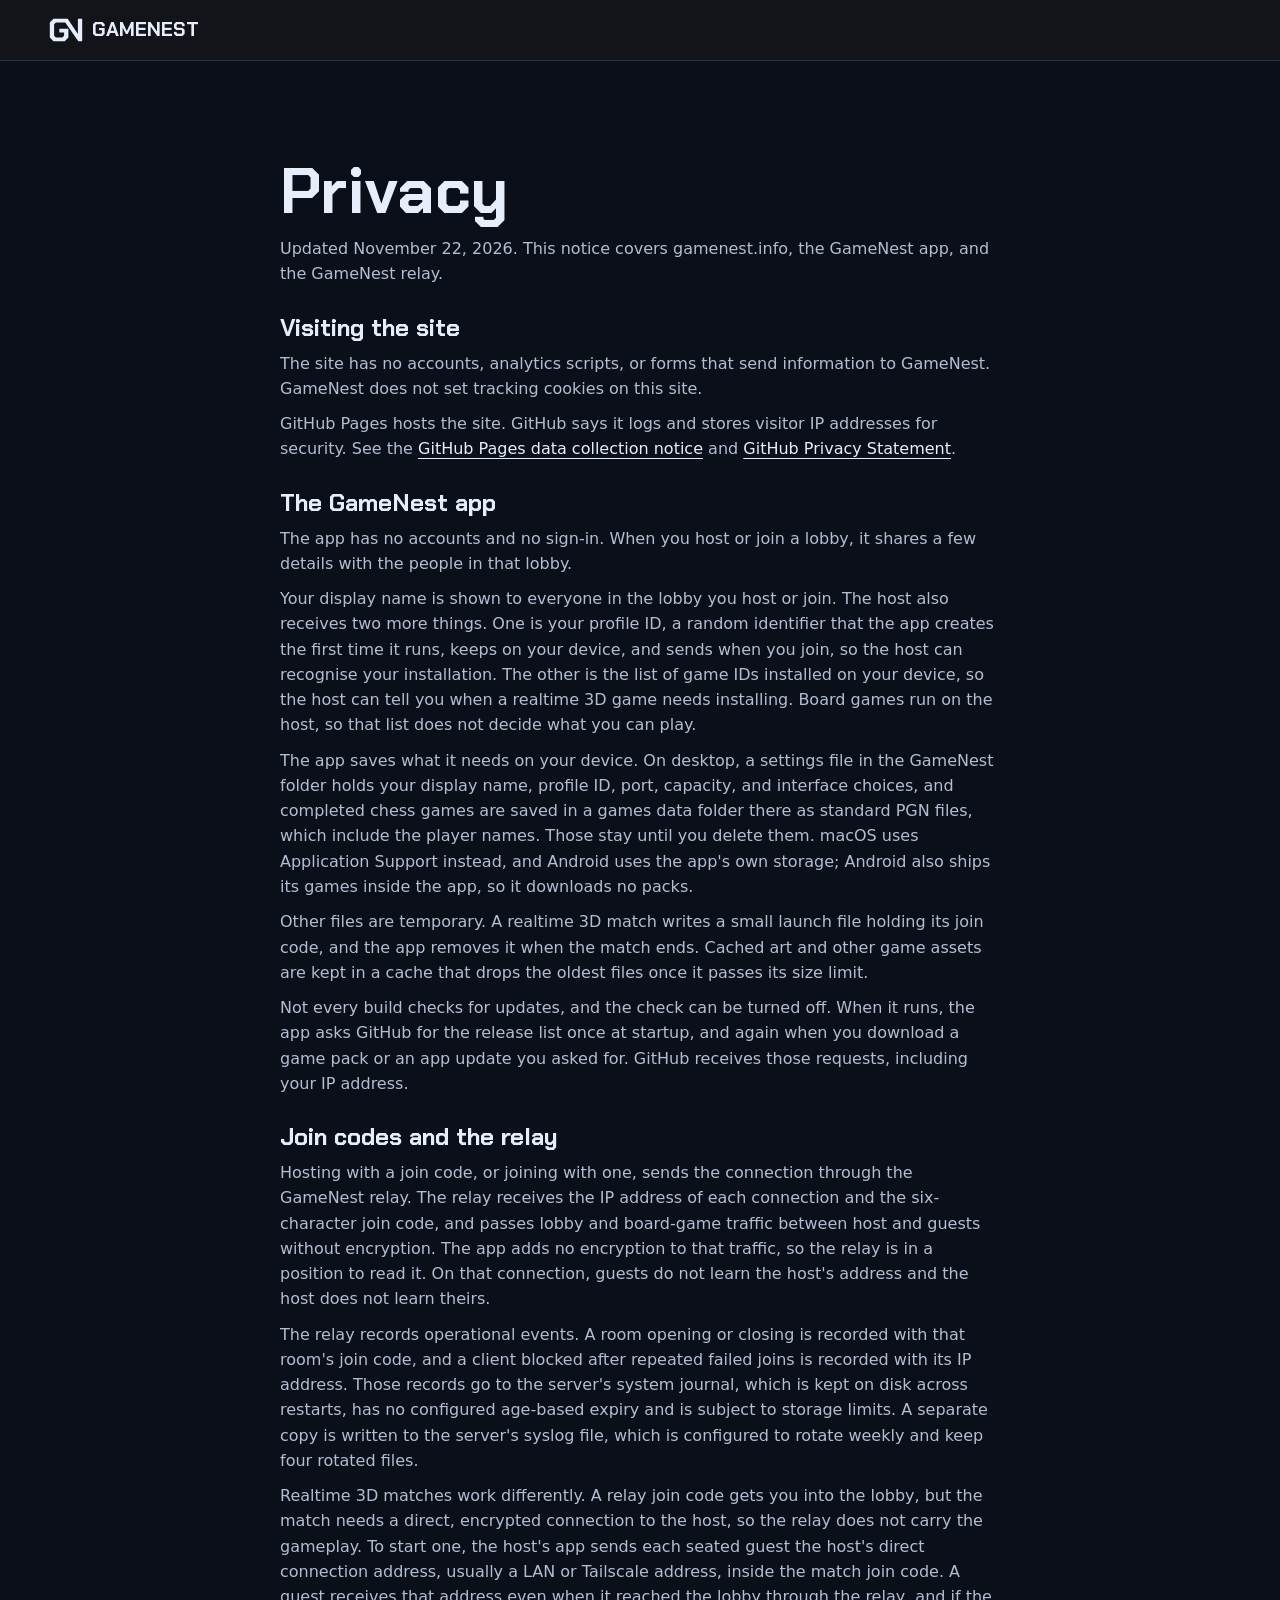
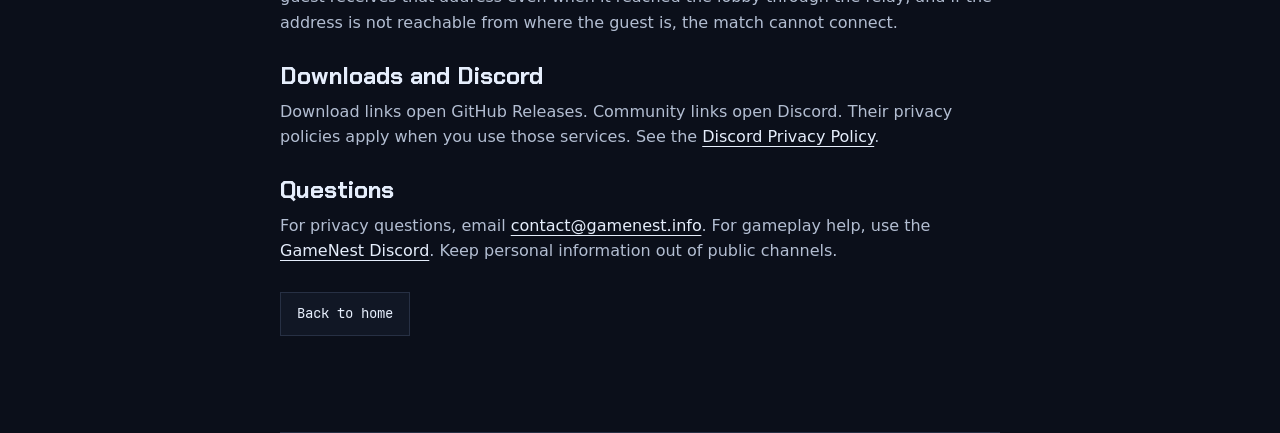
<file: privacy.html>
<!doctype html>
<html lang="en">
<head>
  <meta charset="utf-8">
  <meta name="viewport" content="width=device-width, initial-scale=1">
  <meta name="theme-color" content="#0b0f1a">
  <meta name="description" content="How GameNest handles information on the website, in the app, and through the relay.">
  <title>Privacy | GameNest</title>
  <link rel="icon" href="assets/gamenest-gn.svg" type="image/svg+xml">
  <link rel="stylesheet" href="site.css">
</head>
<body>
  <header class="masthead">
    <div class="frame error-bar">
      <a class="brand" href="index.html" aria-label="GameNest home">
        <img src="assets/gamenest-gn.svg" alt="" width="159" height="116">GAMENEST
      </a>
    </div>
  </header>
  <main class="frame chapter privacy-page">
    <h1>Privacy</h1>
    <p>Updated <time datetime="2026-11-22">November 22, 2026</time>. This notice covers gamenest.info, the GameNest app, and the GameNest relay.</p>

    <h2>Visiting the site</h2>
    <p>The site has no accounts, analytics scripts, or forms that send information to GameNest. GameNest does not set tracking cookies on this site.</p>
    <p>GitHub Pages hosts the site. GitHub says it logs and stores visitor IP addresses for security. See the <a class="text-link" href="https://docs.github.com/en/pages/getting-started-with-github-pages/what-is-github-pages#data-collection">GitHub Pages data collection notice</a> and <a class="text-link" href="https://docs.github.com/en/site-policy/privacy-policies/github-general-privacy-statement">GitHub Privacy Statement</a>.</p>

    <h2>The GameNest app</h2>
    <p>The app has no accounts and no sign-in. When you host or join a lobby, it shares a few details with the people in that lobby.</p>
    <p>Your display name is shown to everyone in the lobby you host or join. The host also receives two more things. One is your profile ID, a random identifier that the app creates the first time it runs, keeps on your device, and sends when you join, so the host can recognise your installation. The other is the list of game IDs installed on your device, so the host can tell you when a realtime 3D game needs installing. Board games run on the host, so that list does not decide what you can play.</p>
    <p>The app saves what it needs on your device. On desktop, a settings file in the GameNest folder holds your display name, profile ID, port, capacity, and interface choices, and completed chess games are saved in a games data folder there as standard PGN files, which include the player names. Those stay until you delete them. macOS uses Application Support instead, and Android uses the app's own storage; Android also ships its games inside the app, so it downloads no packs.</p>
    <p>Other files are temporary. A realtime 3D match writes a small launch file holding its join code, and the app removes it when the match ends. Cached art and other game assets are kept in a cache that drops the oldest files once it passes its size limit.</p>
    <p>Not every build checks for updates, and the check can be turned off. When it runs, the app asks GitHub for the release list once at startup, and again when you download a game pack or an app update you asked for. GitHub receives those requests, including your IP address.</p>

    <h2>Join codes and the relay</h2>
    <p>Hosting with a join code, or joining with one, sends the connection through the GameNest relay. The relay receives the IP address of each connection and the six-character join code, and passes lobby and board-game traffic between host and guests without encryption. The app adds no encryption to that traffic, so the relay is in a position to read it. On that connection, guests do not learn the host's address and the host does not learn theirs.</p>
    <p>The relay records operational events. A room opening or closing is recorded with that room's join code, and a client blocked after repeated failed joins is recorded with its IP address. Those records go to the server's system journal, which is kept on disk across restarts, has no configured age-based expiry and is subject to storage limits. A separate copy is written to the server's syslog file, which is configured to rotate weekly and keep four rotated files.</p>
    <p>Realtime 3D matches work differently. A relay join code gets you into the lobby, but the match needs a direct, encrypted connection to the host, so the relay does not carry the gameplay. To start one, the host's app sends each seated guest the host's direct connection address, usually a LAN or Tailscale address, inside the match join code. A guest receives that address even when it reached the lobby through the relay, and if the address is not reachable from where the guest is, the match cannot connect.</p>

    <h2>Downloads and Discord</h2>
    <p>Download links open GitHub Releases. Community links open Discord. Their privacy policies apply when you use those services. See the <a class="text-link" href="https://discord.com/privacy">Discord Privacy Policy</a>.</p>

    <h2>Questions</h2>
    <p>For privacy questions, email <a class="text-link" href="mailto:contact@gamenest.info">contact@gamenest.info</a>. For gameplay help, use the <a class="text-link" href="https://discord.gg/EXssq55utK">GameNest Discord</a>. Keep personal information out of public channels.</p>

    <div class="actions"><a class="button secondary" href="index.html">Back to home</a></div>
  </main>
</body>
</html>
</file>
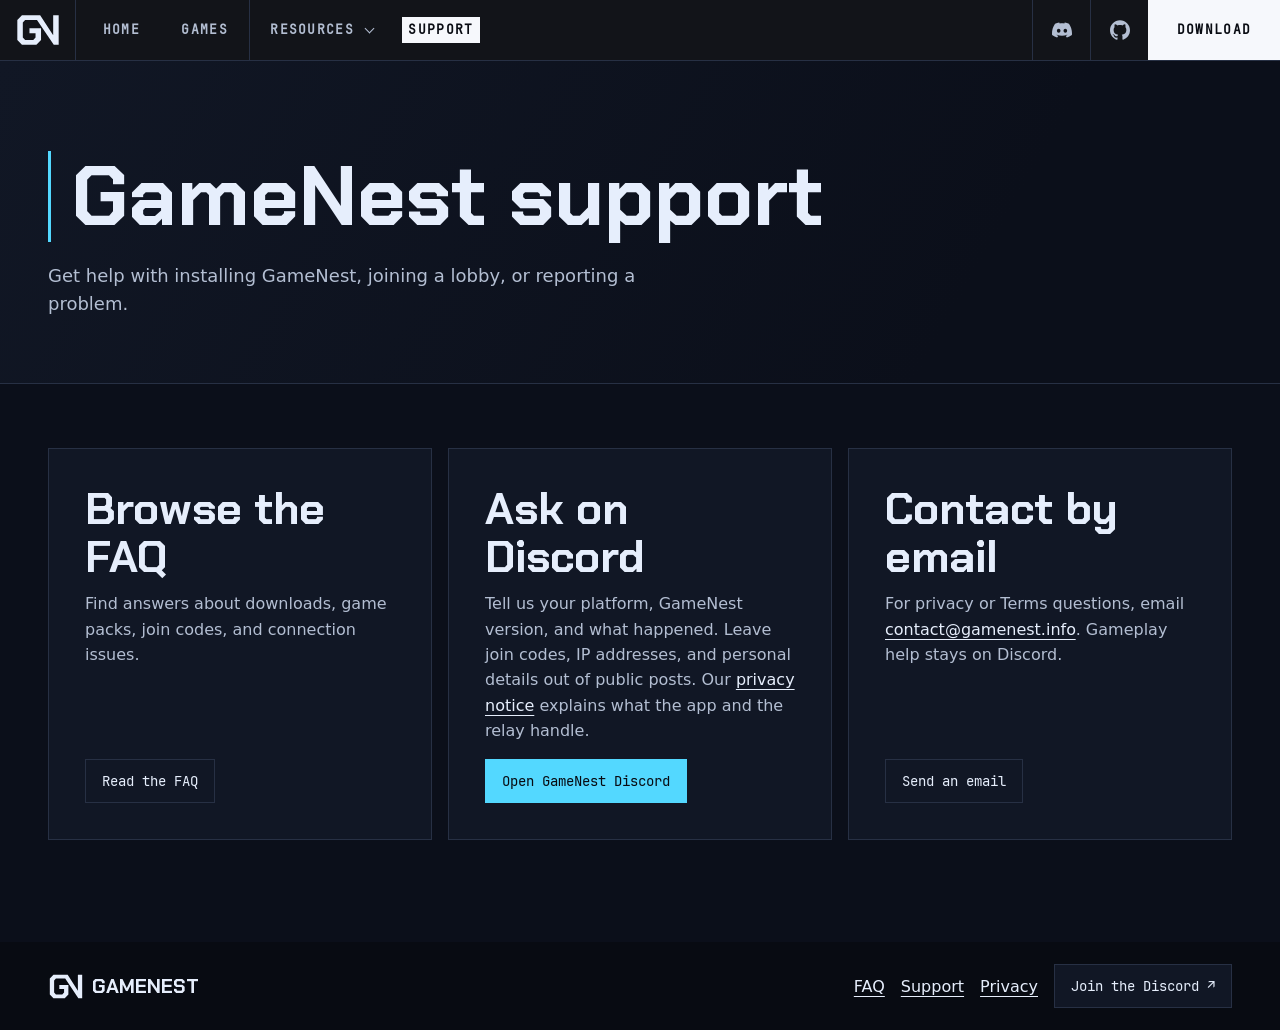
<file: support.html>
<!doctype html>
<html lang="en">
<head>
  <meta charset="utf-8">
  <meta name="viewport" content="width=device-width, initial-scale=1">
  <meta name="theme-color" content="#0b0f1a">
  <meta name="description" content="Get help with installing GameNest, joining a lobby, or reporting a problem.">
  <title>Support | GameNest</title>
  <link rel="canonical" href="https://gamenest.info/support.html">
  <link rel="icon" href="assets/gamenest-gn.svg" type="image/svg+xml">
  <link rel="stylesheet" href="site.css?v=header-github">
  <script src="navigation.js" defer></script>
</head>
<body class="resource-page">
  <a class="skip" href="#content">Skip to content</a>
  <header class="masthead">
    <div class="bar">
      <a class="brand" href="index.html" aria-label="GameNest home">
        <img src="assets/gamenest-gn.svg" alt="" width="159" height="116">
      </a>
      <nav class="primary-nav" aria-label="Main navigation">
        <a href="index.html"><span>Home</span></a>
        <a href="index.html#games"><span>Games</span></a>
        <details class="nav-resources">
          <summary><span>Resources</span></summary>
          <div class="resource-links">
            <a href="how-to-play.html"><span>How to play</span></a>
            <a href="faq.html"><span>FAQ</span></a>
            <a href="updates.html"><span>Updates</span></a>
          </div>
        </details>
        <a href="support.html" aria-current="page"><span>Support</span></a>
      </nav>
      <div class="bar-actions">
        <a class="nav-discord" href="https://discord.gg/EXssq55utK" aria-label="Join the GameNest Discord">
          <svg aria-hidden="true" viewBox="0 0 24 24" width="20" height="20" fill="currentColor">
            <path d="M20.317 4.3698a19.7913 19.7913 0 00-4.8851-1.5152.0741.0741 0 00-.0785.0371c-.211.3753-.4447.8648-.6083 1.2495-1.8447-.2762-3.68-.2762-5.4868 0-.1636-.3933-.4058-.8742-.6177-1.2495a.077.077 0 00-.0785-.037 19.7363 19.7363 0 00-4.8852 1.515.0699.0699 0 00-.0321.0277C.5334 9.0458-.319 13.5799.0992 18.0578a.0824.0824 0 00.0312.0561c2.0528 1.5076 4.0413 2.4228 5.9929 3.0294a.0777.0777 0 00.0842-.0276c.4616-.6304.8731-1.2952 1.226-1.9942a.076.076 0 00-.0416-.1057c-.6528-.2476-1.2743-.5495-1.8722-.8923a.077.077 0 01-.0076-.1277c.1258-.0943.2517-.1923.3718-.2914a.0743.0743 0 01.0776-.0105c3.9278 1.7933 8.18 1.7933 12.0614 0a.0739.0739 0 01.0785.0095c.1202.099.246.1981.3728.2924a.077.077 0 01-.0066.1276 12.2986 12.2986 0 01-1.873.8914.0766.0766 0 00-.0407.1067c.3604.698.7719 1.3628 1.225 1.9932a.076.076 0 00.0842.0286c1.961-.6067 3.9495-1.5219 6.0023-3.0294a.077.077 0 00.0313-.0552c.5004-5.177-.8382-9.6739-3.5485-13.6604a.061.061 0 00-.0312-.0286zM8.02 15.3312c-1.1825 0-2.1569-1.0857-2.1569-2.419 0-1.3332.9555-2.4189 2.157-2.4189 1.2108 0 2.1757 1.0952 2.1568 2.419 0 1.3332-.9555 2.4189-2.1569 2.4189zm7.9748 0c-1.1825 0-2.1569-1.0857-2.1569-2.419 0-1.3332.9554-2.4189 2.1569-2.4189 1.2107 0 2.1757 1.0952 2.1568 2.419 0 1.3332-.946 2.4189-2.1568 2.4189Z"/>
          </svg>
        </a>
        <a class="nav-github" href="https://github.com/nexicv/GameNest-releases" aria-label="GameNest releases on GitHub">
          <svg aria-hidden="true" viewBox="0 0 24 24" width="20" height="20" fill="currentColor">
            <path d="M12 .297c-6.63 0-12 5.373-12 12 0 5.303 3.438 9.8 8.205 11.385.6.113.82-.258.82-.577 0-.285-.01-1.04-.015-2.04-3.338.724-4.042-1.61-4.042-1.61C4.422 18.07 3.633 17.7 3.633 17.7c-1.087-.744.084-.729.084-.729 1.205.084 1.838 1.236 1.838 1.236 1.07 1.835 2.809 1.305 3.495.998.108-.776.417-1.305.76-1.605-2.665-.3-5.466-1.332-5.466-5.93 0-1.31.465-2.38 1.235-3.22-.135-.303-.54-1.523.105-3.176 0 0 1.005-.322 3.3 1.23.96-.267 1.98-.399 3-.405 1.02.006 2.04.138 3 .405 2.28-1.552 3.285-1.23 3.285-1.23.645 1.653.24 2.873.12 3.176.765.84 1.23 1.91 1.23 3.22 0 4.61-2.805 5.625-5.475 5.92.42.36.81 1.096.81 2.22 0 1.606-.015 2.896-.015 3.286 0 .315.21.69.825.57C20.565 22.092 24 17.592 24 12.297c0-6.627-5.373-12-12-12"/>
          </svg>
        </a>
        <a class="nav-download" href="index.html#downloads">Download</a>
      </div>
    </div>
  </header>
  <main id="content" tabindex="-1">
    <header class="resource-intro">
      <div class="frame">
        <h1>GameNest support</h1>
        <p>Get help with installing GameNest, joining a lobby, or reporting a problem.</p>
      </div>
    </header>
    <div class="frame resource-content resource-card-grid support-options">
      <article>
        <h2>Browse the FAQ</h2>
        <p>Find answers about downloads, game packs, join codes, and connection issues.</p>
        <a class="button secondary" href="faq.html">Read the FAQ</a>
      </article>
      <article>
        <h2>Ask on Discord</h2>
        <p>Tell us your platform, GameNest version, and what happened. Leave join codes, IP addresses, and personal details out of public posts. Our <a class="text-link" href="privacy.html">privacy notice</a> explains what the app and the relay handle.</p>
        <a class="button primary" href="https://discord.gg/EXssq55utK">Open GameNest Discord</a>
      </article>
      <article>
        <h2>Contact by email</h2>
        <p>For privacy or Terms questions, email <a class="text-link" href="mailto:contact@gamenest.info">contact@gamenest.info</a>. Gameplay help stays on Discord.</p>
        <a class="button secondary" href="mailto:contact@gamenest.info">Send an email</a>
      </article>
    </div>
  </main>
  <footer class="site-footer">
    <div class="frame footer-inner">
      <a class="brand" href="index.html" aria-label="Back to GameNest home">
        <img src="assets/gamenest-gn.svg" alt="" width="159" height="116">GAMENEST
      </a>
      <div class="footer-community">
        <a class="text-link" href="faq.html">FAQ</a>
        <a class="text-link" href="support.html">Support</a>
        <a class="text-link" href="privacy.html">Privacy</a>
        <a class="button secondary" href="https://discord.gg/EXssq55utK">Join the Discord <span aria-hidden="true">↗</span></a>
      </div>
    </div>
  </footer>
</body>
</html>
</file>
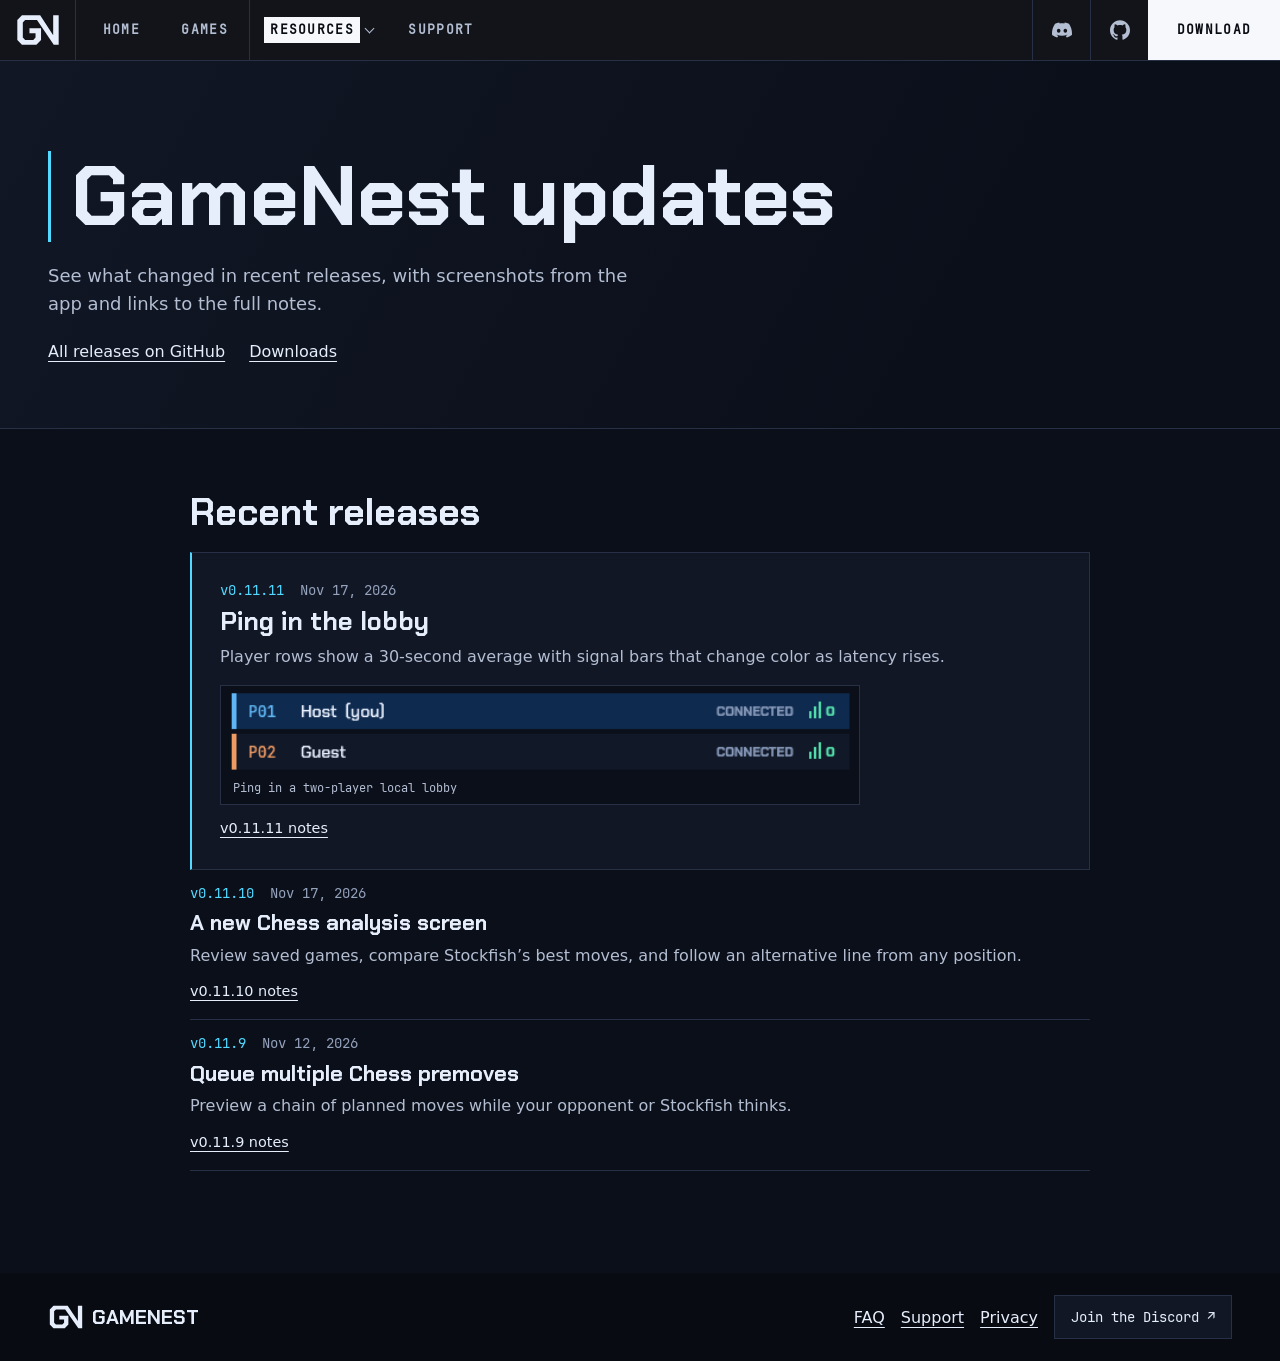
<file: updates.html>
<!doctype html>
<html lang="en">
<head>
  <meta charset="utf-8">
  <meta name="viewport" content="width=device-width, initial-scale=1">
  <meta name="theme-color" content="#0b0f1a">
  <meta name="description" content="See what changed in recent releases, with screenshots from the app and links to the full notes.">
  <title>Updates | GameNest</title>
  <link rel="canonical" href="https://gamenest.info/updates.html">
  <link rel="icon" href="assets/gamenest-gn.svg" type="image/svg+xml">
  <link rel="stylesheet" href="site.css?v=header-github">
  <script src="navigation.js" defer></script>
</head>
<body class="resource-page">
  <a class="skip" href="#content">Skip to content</a>
  <header class="masthead">
    <div class="bar">
      <a class="brand" href="index.html" aria-label="GameNest home">
        <img src="assets/gamenest-gn.svg" alt="" width="159" height="116">
      </a>
      <nav class="primary-nav" aria-label="Main navigation">
        <a href="index.html"><span>Home</span></a>
        <a href="index.html#games"><span>Games</span></a>
        <details class="nav-resources">
          <summary><span>Resources</span></summary>
          <div class="resource-links">
            <a href="how-to-play.html"><span>How to play</span></a>
            <a href="faq.html"><span>FAQ</span></a>
            <a href="updates.html" aria-current="page"><span>Updates</span></a>
          </div>
        </details>
        <a href="support.html"><span>Support</span></a>
      </nav>
      <div class="bar-actions">
        <a class="nav-discord" href="https://discord.gg/EXssq55utK" aria-label="Join the GameNest Discord">
          <svg aria-hidden="true" viewBox="0 0 24 24" width="20" height="20" fill="currentColor">
            <path d="M20.317 4.3698a19.7913 19.7913 0 00-4.8851-1.5152.0741.0741 0 00-.0785.0371c-.211.3753-.4447.8648-.6083 1.2495-1.8447-.2762-3.68-.2762-5.4868 0-.1636-.3933-.4058-.8742-.6177-1.2495a.077.077 0 00-.0785-.037 19.7363 19.7363 0 00-4.8852 1.515.0699.0699 0 00-.0321.0277C.5334 9.0458-.319 13.5799.0992 18.0578a.0824.0824 0 00.0312.0561c2.0528 1.5076 4.0413 2.4228 5.9929 3.0294a.0777.0777 0 00.0842-.0276c.4616-.6304.8731-1.2952 1.226-1.9942a.076.076 0 00-.0416-.1057c-.6528-.2476-1.2743-.5495-1.8722-.8923a.077.077 0 01-.0076-.1277c.1258-.0943.2517-.1923.3718-.2914a.0743.0743 0 01.0776-.0105c3.9278 1.7933 8.18 1.7933 12.0614 0a.0739.0739 0 01.0785.0095c.1202.099.246.1981.3728.2924a.077.077 0 01-.0066.1276 12.2986 12.2986 0 01-1.873.8914.0766.0766 0 00-.0407.1067c.3604.698.7719 1.3628 1.225 1.9932a.076.076 0 00.0842.0286c1.961-.6067 3.9495-1.5219 6.0023-3.0294a.077.077 0 00.0313-.0552c.5004-5.177-.8382-9.6739-3.5485-13.6604a.061.061 0 00-.0312-.0286zM8.02 15.3312c-1.1825 0-2.1569-1.0857-2.1569-2.419 0-1.3332.9555-2.4189 2.157-2.4189 1.2108 0 2.1757 1.0952 2.1568 2.419 0 1.3332-.9555 2.4189-2.1569 2.4189zm7.9748 0c-1.1825 0-2.1569-1.0857-2.1569-2.419 0-1.3332.9554-2.4189 2.1569-2.4189 1.2107 0 2.1757 1.0952 2.1568 2.419 0 1.3332-.946 2.4189-2.1568 2.4189Z"/>
          </svg>
        </a>
        <a class="nav-github" href="https://github.com/nexicv/GameNest-releases" aria-label="GameNest releases on GitHub">
          <svg aria-hidden="true" viewBox="0 0 24 24" width="20" height="20" fill="currentColor">
            <path d="M12 .297c-6.63 0-12 5.373-12 12 0 5.303 3.438 9.8 8.205 11.385.6.113.82-.258.82-.577 0-.285-.01-1.04-.015-2.04-3.338.724-4.042-1.61-4.042-1.61C4.422 18.07 3.633 17.7 3.633 17.7c-1.087-.744.084-.729.084-.729 1.205.084 1.838 1.236 1.838 1.236 1.07 1.835 2.809 1.305 3.495.998.108-.776.417-1.305.76-1.605-2.665-.3-5.466-1.332-5.466-5.93 0-1.31.465-2.38 1.235-3.22-.135-.303-.54-1.523.105-3.176 0 0 1.005-.322 3.3 1.23.96-.267 1.98-.399 3-.405 1.02.006 2.04.138 3 .405 2.28-1.552 3.285-1.23 3.285-1.23.645 1.653.24 2.873.12 3.176.765.84 1.23 1.91 1.23 3.22 0 4.61-2.805 5.625-5.475 5.92.42.36.81 1.096.81 2.22 0 1.606-.015 2.896-.015 3.286 0 .315.21.69.825.57C20.565 22.092 24 17.592 24 12.297c0-6.627-5.373-12-12-12"/>
          </svg>
        </a>
        <a class="nav-download" href="index.html#downloads">Download</a>
      </div>
    </div>
  </header>
  <main id="content" tabindex="-1">
    <header class="resource-intro">
      <div class="frame">
        <h1>GameNest updates</h1>
        <p>See what changed in recent releases, with screenshots from the app and links to the full notes.</p>
        <div class="resource-actions">
        <a class="text-link" href="https://github.com/nexicv/GameNest-releases/releases">All releases on GitHub</a>
        <a class="text-link" href="index.html#downloads">Downloads</a>
        </div>
      </div>
    </header>
    <section class="frame resource-content resource-updates" aria-labelledby="release-history">
      <h2 id="release-history">Recent releases</h2>
      <div class="releases">
        <article class="release-feature">
          <p class="release-meta"><span>v0.11.11</span><time datetime="2026-11-17">Nov 17, 2026</time></p>
          <h3>Ping in the lobby</h3>
          <p>Player rows show a 30-second average with signal bars that change color as latency rises.</p>
          <figure class="release-visual">
            <img src="assets/lobby-ping.png" width="537" height="72" alt="Two connected players in a GameNest lobby with signal bars and measured ping on the right" loading="lazy">
            <figcaption>Ping in a two-player local lobby</figcaption>
          </figure>
          <a class="text-link" href="https://github.com/nexicv/GameNest-releases/releases/tag/v0.11.11">v0.11.11 notes</a>
        </article>
        <article class="release-older">
          <p class="release-meta"><span>v0.11.10</span><time datetime="2026-11-17">Nov 17, 2026</time></p>
          <h3>A new Chess analysis screen</h3>
          <p>Review saved games, compare Stockfish’s best moves, and follow an alternative line from any position.</p>
          <a class="text-link" href="https://github.com/nexicv/GameNest-releases/releases/tag/v0.11.10">v0.11.10 notes</a>
        </article>
        <article class="release-older">
          <p class="release-meta"><span>v0.11.9</span><time datetime="2026-11-12">Nov 12, 2026</time></p>
          <h3>Queue multiple Chess premoves</h3>
          <p>Preview a chain of planned moves while your opponent or Stockfish thinks.</p>
          <a class="text-link" href="https://github.com/nexicv/GameNest-releases/releases/tag/v0.11.9">v0.11.9 notes</a>
        </article>
      </div>
    </section>
  </main>
  <footer class="site-footer">
    <div class="frame footer-inner">
      <a class="brand" href="index.html" aria-label="Back to GameNest home">
        <img src="assets/gamenest-gn.svg" alt="" width="159" height="116">GAMENEST
      </a>
      <div class="footer-community">
        <a class="text-link" href="faq.html">FAQ</a>
        <a class="text-link" href="support.html">Support</a>
        <a class="text-link" href="privacy.html">Privacy</a>
        <a class="button secondary" href="https://discord.gg/EXssq55utK">Join the Discord <span aria-hidden="true">↗</span></a>
      </div>
    </div>
  </footer>
</body>
</html>
</file>
<file: site.css>
@font-face {
  font-family: Chakra;
  src: url("assets/ChakraPetch-Bold.ttf");
  font-weight: 700;
  font-display: swap;
}
@font-face {
  font-family: JetBrains;
  src: url("assets/JetBrainsMono-Regular.ttf");
  font-display: swap;
}

:root {
  color-scheme: dark;
  --base: #0b0f1a;
  --deep: #080b12;
  --surface: #111725;
  --raised: #171f30;
  --line: #273044;
  --accent: #53d8ff;
  --text: #e6eefc;
  --secondary: #b3bed2;
  --muted: #94a2bc;
  --display: Chakra, "Arial Narrow", sans-serif;
  --mono: JetBrains, Consolas, monospace;
  --header: 61px;
  --settle: cubic-bezier(.2, .75, .25, 1);
  scroll-padding-top: calc(var(--header) + 16px);
}
* { box-sizing: border-box; }
body { margin: 0; background: var(--base); color: var(--text); font: 1rem/1.58 system-ui, sans-serif; }
a { color: inherit; }
a:focus-visible, summary:focus-visible { outline: 2px solid var(--accent); outline-offset: 4px; }
h1, h2, h3, p, dl, dd { margin: 0; }
h1, h2, h3, .brand { font-family: var(--display); line-height: 1.08; }
h2 { font-size: clamp(2.3rem, 5vw, 4.6rem); }
h3 { font-size: clamp(1.2rem, 2vw, 1.7rem); }
img { display: block; max-width: 100%; height: auto; }
.frame { width: min(1280px, calc(100% - 96px)); margin-inline: auto; }

.skip { position: fixed; inset: 12px auto auto 12px; z-index: 20; transform: translateY(-200%); padding: 12px; color: var(--deep); background: var(--accent); }
.skip:focus { transform: none; }
.masthead {
  position: sticky;
  top: 0;
  z-index: 4;
  border-bottom: 1px solid var(--line);
  background: #121419;
}
.bar { display: grid; grid-template-columns: auto 1fr auto; min-height: calc(var(--header) - 1px); }
.footer-inner { display: flex; align-items: center; justify-content: space-between; gap: 24px; }
.brand { display: inline-flex; flex: none; align-items: center; gap: 8px; font-size: 1.25rem; text-decoration: none; }
.brand img { width: 36px; }
.bar .brand {
  display: grid;
  width: 76px;
  place-items: center;
  border-right: 1px solid var(--line);
}
.bar .brand img { width: 46px; }
.primary-nav, .bar-actions { display: flex; align-items: stretch; }
.primary-nav { padding-inline: 6px 0; }
.bar a, .bar button { -webkit-tap-highlight-color: transparent; }
.bar :is(a, button, summary):focus-visible { outline-offset: -4px; }
.primary-nav a, .nav-resources > summary, .nav-download {
  display: flex;
  align-items: center;
  padding-inline: clamp(8px, 1.15vw, 20px);
  color: var(--secondary);
  font: 700 .8125rem/1.3 var(--mono);
  letter-spacing: .1em;
  text-decoration: none;
  text-transform: uppercase;
  white-space: nowrap;
}
.nav-resources { position: relative; border: 0; border-left: 1px solid var(--line); }
.nav-resources > summary { height: 100%; padding-block: 0; gap: 6px; list-style: none; }
.nav-resources > summary::-webkit-details-marker { display: none; }
.nav-resources > summary::after {
  content: "";
  width: 6px;
  height: 6px;
  border: solid currentColor;
  border-width: 0 1px 1px 0;
  transform: translateY(-2px) rotate(45deg);
}
.nav-resources[open] > summary::after { transform: translateY(2px) rotate(225deg); }
.resource-links {
  position: absolute;
  inset: 100% auto auto -1px;
  min-width: 176px;
  background: var(--surface);
  border: 1px solid var(--line);
}
.resource-links a { min-height: 44px; }
.primary-nav :is(a, summary) span { padding: 5px 6px; }
.primary-nav a[aria-current] span, .nav-resources:has(a[aria-current]) > summary span {
  color: var(--deep);
  background: #f6f8fc;
}
.primary-nav :is(a, summary):hover, .nav-github:hover, .nav-discord:hover, .motion-toggle:hover { color: var(--text); background: var(--raised); }
.nav-github, .nav-discord, .bar .motion-toggle {
  display: grid;
  min-width: 58px;
  place-items: center;
  border-left: 1px solid var(--line);
  color: var(--secondary);
}
.bar .motion-toggle[hidden] { display: none; }
.nav-download {
  justify-content: center;
  min-width: 132px;
  color: var(--deep);
  background: #f6f8fc;
}
.nav-download:hover, .nav-download[aria-current] { background: var(--accent); }
.nav-download:focus-visible { outline-color: var(--deep); }
.scroll-progress { position: absolute; inset: auto 0 0; height: 1px; background: var(--accent); transform: scaleX(var(--progress, 0)); transform-origin: left; pointer-events: none; }

.hero {
  position: relative;
  isolation: isolate;
  display: grid;
  place-items: center;
  min-height: calc(100svh - var(--header));
  overflow: hidden;
  padding: 72px 20px;
  border-bottom: 1px solid var(--line);
  background: var(--deep);
  text-align: center;
}
.hero-field {
  position: absolute;
  z-index: -1;
  inset: 0;
  overflow: hidden;
  pointer-events: none;
  background: radial-gradient(ellipse at 50% 42%, #111a2b, var(--deep) 64%);
}
.hero-field::after {
  position: absolute;
  inset: 0;
  content: "";
  background: radial-gradient(ellipse at 50% 54%, #080b12de 1%, #080b1299 26%, transparent 57%);
}
.orbits { position: absolute; inset: 0; width: 100%; height: 100%; }
.field-crosshair {
  position: absolute;
  width: 13px;
  aspect-ratio: 1;
  color: #597098ad;
  background: linear-gradient(currentColor, currentColor) center / 1px 100% no-repeat,
    linear-gradient(currentColor, currentColor) center / 100% 1px no-repeat;
  animation: orbit-trace 27s linear infinite;
}
.field-crosshair:nth-of-type(1) { left: 16%; top: 30%; rotate: 21deg; }
.field-crosshair:nth-of-type(2) { left: 29%; top: 66%; rotate: -24deg; animation-direction: reverse; }
.field-crosshair:nth-of-type(3) { left: 8%; top: 84%; rotate: 37deg; }
.field-crosshair:nth-of-type(4) { right: 5%; top: 46%; rotate: 16deg; animation-direction: reverse; }
:is(.hero-field[data-paused], .booting .hero-field) :is(.field-crosshair, .field-tile) {
  animation-play-state: paused;
}
@keyframes orbit-trace { to { transform: rotate(1turn); } }
@keyframes tile-drift {
  0%, 100% { translate: 0 0; }
  50% { translate: 0 13px; }
}
.field-tile {
  position: absolute;
  width: clamp(104px, 18vw, 270px);
  aspect-ratio: 1.35;
  overflow: hidden;
  border: 1px solid #334868;
  background: var(--surface);
  opacity: .53;
  animation: tile-drift 9s ease-in-out infinite;
}
.field-tile img { height: 100%; width: 100%; object-fit: cover; }
.field-left { left: max(-52px, calc(50% - 710px)); top: 14%; transform: rotate(-10deg); }
.field-left img { object-position: 28% 55%; }
.field-right { animation-delay: -4.5s; right: max(-58px, calc(50% - 710px)); bottom: 12%; transform: rotate(10deg); }
.field-right img { object-position: 24% 52%; }
.hero-content { width: min(100%, 68rem); }
.wordmark { font: 700 clamp(2.75rem, 10vw, 9.6rem)/1 var(--display); color: var(--text); }
.lede { margin-top: 16px; font: 700 clamp(1.4rem, 3vw, 2.65rem)/1.2 var(--display); }
.description { max-width: 46ch; margin: 12px auto 0; color: var(--secondary); font-size: clamp(1rem, 1.5vw, 1.2rem); }
.actions { display: flex; justify-content: center; gap: 12px; flex-wrap: wrap; margin-top: 28px; }
.button { position: relative; display: inline-flex; align-items: center; justify-content: center; min-height: 44px; padding: 8px 16px; border: 1px solid var(--line); font: .875rem/1.35 var(--mono); text-decoration: none; transition: background-color 150ms ease-out, border-color 150ms ease-out, transform 150ms var(--settle); }
.button.primary { color: var(--deep); background: var(--accent); border-color: var(--accent); }
.button.primary:hover { background: #b1edff; border-color: #b1edff; }
.button.secondary { background: var(--surface); }
.button.secondary:hover { background: var(--raised); border-color: var(--accent); }
.button::after {
  position: absolute;
  inset: auto 0 -1px;
  height: 2px;
  background: currentColor;
  content: "";
  transform: scaleX(0);
  transform-origin: left;
  transition: transform 210ms var(--settle);
}
.button:hover::after, .button:focus-visible::after { transform: scaleX(1); }
.button:active { transform: translateY(2px); }
.motion-toggle {
  padding: 0;
  border: 0;
  background: transparent;
  cursor: pointer;
}
.motion-toggle:focus-visible { outline: 2px solid var(--accent); }
.motion-toggle span { display: inline-block; width: 9px; height: 11px; border-inline: 2px solid; }
.motion-toggle[aria-pressed="true"] span {
  width: 0;
  height: 0;
  border: solid transparent;
  border-width: 6px 0 6px 9px;
  border-left-color: currentColor;
}


.chapter { padding-block: clamp(48px, 7.5vw, 112px); border-bottom: 1px solid var(--line); }
.section-head > p { max-width: 46ch; margin-top: 16px; color: var(--secondary); font-size: 1.0625rem; }
.section-head > .text-link { display: inline-block; margin-top: 20px; }
.text-link { color: var(--text); text-decoration-thickness: 1px; text-underline-offset: 4px; }
.text-link:hover { color: var(--accent); }
.lineup { display: grid; grid-template-columns: repeat(3, minmax(0, 1fr)); gap: 1px; margin-top: 32px; border: 1px solid var(--line); background: var(--line); }
.game { min-width: 0; background: var(--surface); }
.game-shot { display: block; position: relative; overflow: hidden; aspect-ratio: 1; border-bottom: 1px solid var(--line); }
.game-shot img { width: 100%; height: 100%; object-fit: contain; background: var(--base); }
.game-shot:focus-visible { outline-offset: -4px; }
.game-shot img { transition: filter 240ms var(--settle); }
.game-shot:hover img, .game-shot:focus-visible img { filter: brightness(1.13); }
.game-copy { padding: clamp(16px, 2vw, 28px); }
.game-copy p { margin-top: 12px; color: var(--secondary); }
.more-games { display: grid; gap: 16px; padding-top: clamp(28px, 4vw, 48px); }
.game-shelf {
  display: grid;
  grid-template-columns: repeat(6, minmax(0, 1fr));
  gap: clamp(8px, 1.2vw, 16px);
  margin: 0;
  padding: 0;
  list-style: none;
}
.game-shelf li { min-width: 0; background: var(--surface); border: 1px solid var(--line); }
.game-shelf img { width: 100%; aspect-ratio: 1; object-fit: cover; border-bottom: 1px solid var(--line); }
.game-shelf span { display: block; padding: 10px; font: .8125rem/1.35 var(--mono); }
.more-games p { color: var(--secondary); }
.more-games p + p { margin-top: 8px; }
.more-games strong, .steps strong, .download-notes strong, .faq-list strong { color: var(--text); font-weight: 600; }

.play { background: var(--deep); }
.play-layout, .release-layout, .download-layout { display: grid; gap: clamp(32px, 6vw, 96px); }
.play-layout { grid-template-columns: minmax(0, .85fr) minmax(0, 1.3fr); align-items: center; }
.play-reference { min-width: 0; display: grid; gap: 16px; }
.lobby-figure { margin: 0; border: 1px solid var(--line); background: var(--surface); }
.lobby-image-wrap { position: relative; }
.lobby-image { display: block; position: relative; cursor: zoom-in; }
.lobby-image:focus-visible { outline-offset: -4px; }
.lobby-enlarge {
  position: absolute;
  right: 8px;
  bottom: 8px;
  padding: 4px 7px;
  border: 1px solid var(--line);
  color: var(--text);
  background: var(--deep);
  font: .6875rem/1.3 var(--mono);
}
.lobby-enlarge::after { content: " ↗"; }
.lobby-image:hover .lobby-enlarge, .lobby-image:focus-visible .lobby-enlarge { border-color: var(--accent); }
.lobby-image img { width: 100%; height: auto; }
.lobby-pin {
  position: absolute;
  pointer-events: none;
  display: grid;
  width: clamp(16px, 3vw, 26px);
  aspect-ratio: 1;
  place-items: center;
  transform: translate(-50%, -50%);
  border: 1px solid var(--accent);
  color: var(--accent);
  background: var(--deep);
  font: bold clamp(.6rem, 1.4vw, .75rem)/1 var(--mono);
}
.pin-host { top: 56.4%; left: 61.7%; }
.pin-code { top: 45.8%; left: 84%; }
.pin-connect { top: 56.4%; left: 84%; }
.lobby-figure figcaption { display: flex; flex-wrap: wrap; gap: 8px 16px; padding: 10px 12px; font: .75rem/1.4 var(--mono); }
.lobby-figure figcaption b { color: var(--accent); margin-right: 3px; }
.play-reference .ticket { padding: 14px clamp(16px, 3vw, 24px); }
.play-reference .ticket strong { font-size: clamp(1.45rem, 2.5vw, 2rem); }
.steps { margin: 24px 0 0; padding: 0; list-style: none; }
.steps li { display: grid; grid-template-columns: 36px minmax(0, 1fr); gap: 16px; border-top: 1px solid var(--line); padding: 20px 0; }
.step-number { display: grid; width: 32px; height: 32px; place-items: center; color: var(--accent); border: 1px solid var(--line); font: .875rem/1 var(--mono); }
.steps p, .play-card dd { margin-top: 8px; color: var(--secondary); }
.play-card { border: 1px solid var(--line); background: var(--surface); }
.ticket { padding: clamp(20px, 3vw, 40px); background-color: #111e32; border-left: 3px solid var(--accent); }
.ticket span { display: block; color: var(--secondary); font: .875rem/1.5 var(--mono); }
.ticket strong { display: block; margin-top: 8px; color: var(--accent); font: clamp(2rem, 4vw, 3.5rem)/1.2 var(--mono); }
.play-card dl { padding: 0 clamp(16px, 3vw, 24px); }
.play-card dl > div { padding: 20px 0; }
.play-card dl > div + div { border-top: 1px solid var(--line); }
.play-card dt { font-weight: 650; }

.release-layout, .download-layout { grid-template-columns: minmax(0, .85fr) minmax(0, 1.3fr); align-items: start; }
.releases { border-top: 1px solid var(--line); }
.releases article { padding: 20px 0 24px; border-bottom: 1px solid var(--line); }
.release-meta { display: flex; gap: 16px; color: var(--muted); font: .875rem/1.4 var(--mono); }
.release-meta span { color: var(--accent); }
.releases h3 { margin-top: 8px; }
.releases article > p:not(.release-meta) { margin-top: 8px; color: var(--secondary); }
.releases .text-link { display: inline-block; margin-top: 12px; font-size: .9rem; }
.releases .release-feature {
  padding: clamp(16px, 2.5vw, 28px);
  border: 1px solid var(--line);
  border-left: 2px solid var(--accent);
  background: var(--surface);
}
.release-visual { margin: 16px 0 0; border: 1px solid var(--line); background: var(--base); }
.release-visual img { width: 100%; height: auto; }
.release-visual figcaption { padding: 8px 12px; color: var(--secondary); font: .75rem/1.4 var(--mono); }
.releases .release-older { padding-block: 14px 16px; }
.release-older h3 { font-size: clamp(1.1rem, 1.7vw, 1.38rem); }

.download-chapter { background: var(--deep); border-top: 2px solid var(--line); }
.download-panel {
  min-width: 0;
  padding: 0 clamp(10px, 2.5vw, 28px) 8px;
  border: 1px solid var(--line);
  background: var(--surface);
}
.download-panel .platforms { border-top: 0; }
.download-panel details:last-child { border-bottom: 0; }
.platforms { padding: 0; margin: 0; list-style: none; border-top: 1px solid var(--line); }
.platforms li { display: grid; grid-template-columns: minmax(0, 1fr) auto auto; gap: 16px; align-items: center; padding: 16px 0; border-bottom: 1px solid var(--line); }
.platforms strong, .platforms li div span { display: block; }
.platforms strong { font: 700 1.35rem/1.2 var(--display); }
.platforms span { color: var(--muted); font: .8125rem/1.45 var(--mono); }
.platforms li div span { margin-top: 4px; }
.download-notes { margin-top: 16px; }
details { border-bottom: 1px solid var(--line); }
summary { padding: 16px 0; cursor: pointer; }
details p { color: var(--secondary); margin-bottom: 12px; }
details .text-link { display: inline-block; margin-bottom: 16px; }
.faq-list { border-top: 1px solid var(--line); }
.faq-list summary { font-weight: 650; }
.resource-page { min-height: 100vh; display: flex; flex-direction: column; }
.resource-page main { flex: 1; }
.resource-intro {
  padding-block: clamp(48px, 7vw, 100px) clamp(36px, 5vw, 72px);
  background: linear-gradient(120deg, var(--surface), var(--base) 75%);
  border-bottom: 1px solid var(--line);
}
.resource-intro h1 {
  max-width: 18ch;
  padding-inline-start: .24em;
  border-inline-start: 3px solid var(--accent);
  font-size: clamp(2.65rem, 6.6vw, 5.5rem);
  overflow-wrap: break-word;
}
.resource-intro p { max-width: 52ch; margin-top: 20px; color: var(--secondary); font-size: 1.125rem; }
.resource-actions { display: flex; flex-wrap: wrap; gap: 10px 24px; margin-top: 20px; }
.resource-content { padding-block: clamp(32px, 5vw, 64px) clamp(56px, 8vw, 108px); }
.resource-content h2 { font-size: clamp(1.55rem, 3vw, 2.35rem); margin-bottom: 18px; }
.resource-content.play-layout { align-items: start; }
.resource-faq { display: grid; gap: 32px; max-width: 900px; margin-inline: auto; }
.faq-topic { min-width: 0; }
.faq-topic .faq-list { padding-inline: clamp(14px, 3vw, 24px); border: 1px solid var(--line); background: var(--surface); }
.faq-topic details:last-child { border-bottom: 0; }
.resource-updates { max-width: 900px; }
.resource-updates .releases { border-top: 0; }
.resource-updates .release-visual { max-width: 640px; }
.resource-card-grid { display: grid; grid-template-columns: repeat(auto-fit, minmax(min(100%, 280px), 1fr)); gap: 16px; }
.resource-card-grid article { padding: clamp(20px, 3vw, 36px); border: 1px solid var(--line); background: var(--surface); }
.resource-card-grid h2 { font-size: clamp(1.75rem, 3.5vw, 3rem); }
.resource-card-grid p { margin: 10px 0 16px; color: var(--secondary); }
.support-options article { display: grid; grid-template-rows: auto 1fr auto; justify-items: start; }
.support-options h2 { margin-bottom: 0; }
.footer-inner { min-height: 88px; }
.site-footer { background: var(--deep); }
.footer-community { display: flex; flex-wrap: wrap; align-items: center; gap: 16px; }
.footer-community img { width: auto; height: 56px; }
.footer-community .button { gap: 8px; }

.boot-defs { position: absolute; pointer-events: none; }
#boot, .boot-word { display: none; }
.booting, .booting body { background: var(--deep); }
.booting #boot { position: fixed; z-index: 10; inset: 0; display: grid; place-items: center; }
.booting.boot-away #boot {
  background: var(--deep);
  opacity: calc(1 - var(--boot-details-progress, 0));
}
.booting.boot-away .boot-word {
  display: block;
  width: min(calc(100% - 40px), 68rem);
  text-align: center;
}
.boot-letter-build :is(#title, .boot-word) { mask: url("#boot-word-mask"); }
.booting .hero-field { opacity: var(--boot-art-opacity, 0); }
.booting .masthead {
  opacity: var(--boot-nav-progress, 0);
  translate: 0 calc(-100% * (1 - var(--boot-nav-progress, 0)));
}
.booting .hero-details {
  opacity: var(--boot-details-progress, 0);
  translate: 0 calc(14px * (1 - var(--boot-details-progress, 0)));
}
.arrived { animation: assemble 400ms var(--entry-delay, 0ms) var(--settle) backwards; }
.game:nth-child(2), .steps li:nth-child(2) { --entry-delay: 55ms; }
.game:nth-child(3), .steps li:nth-child(3) { --entry-delay: 110ms; }
@keyframes assemble {
  from { opacity: .35; transform: translateY(12px); clip-path: inset(0 0 16%); }
  to { opacity: 1; transform: none; clip-path: inset(0); }
}

@media (max-width: 900px) {
  .frame { width: calc(100% - 48px); }
  .play-layout, .release-layout, .download-layout { grid-template-columns: 1fr; }
  .game-copy { padding: 16px; }
  .field-left { left: -32px; }
  .field-right { right: -32px; }
}
@media (max-width: 680px) {
  :root { --header: 87px; }
  .frame { width: calc(100% - 36px); }
  .bar { grid-template: 46px 40px / auto 1fr auto; }
  .bar .brand { width: 58px; }
  .bar .brand img { width: 40px; }
  .primary-nav {
    grid-area: 2 / 1 / 3 / -1;
    justify-content: space-between;
    padding: 0 4px;
    border-top: 1px solid var(--line);
  }
  .primary-nav :is(a, summary) { padding-inline: 4px; font-size: .75rem; letter-spacing: .075em; }
  .nav-resources { border-left: 0; }
  .resource-links { inset-inline: auto 0; }
  .bar-actions { grid-area: 1 / 3; }
  .nav-github, .nav-discord, .bar .motion-toggle { min-width: 44px; }
  .nav-download { min-width: 102px; }
  .hero { padding-block: 64px; }
  .field-tile { opacity: .35; }
  .lineup { grid-template-columns: 1fr; }
  .game-shelf { grid-template-columns: repeat(3, minmax(0, 1fr)); }
  .game-shelf span { padding: 8px 5px; }
  .footer-inner { flex-wrap: wrap; padding-block: 16px; }
  .lineup { margin-top: 24px; }
  .game-copy { padding: 20px; }
  .platforms li { gap: 8px; }
  .platforms .button { padding-inline: 8px; }
  .footer-inner { gap: 12px; }
}
@media (max-width: 355px) {
  .platforms li div span { font-size: .72rem; }
}
@media (prefers-reduced-motion: reduce) {
  .booting, .booting body { background: var(--base); }
  .booting #boot, .motion-toggle { display: none; }
  .booting :is(.masthead, .hero-details, .hero-field) { opacity: 1; }
  .booting :is(.masthead, .hero-details) { translate: none; }
  .booting #title { mask: none; }
  *, *::before, *::after { animation: none !important; transition: none !important; }
}

.game-shot { cursor: zoom-in; }
.game-preview {
  width: fit-content;
  max-width: calc(100% - 24px);
  max-height: calc(100dvh - 24px);
  padding: 0;
  color: var(--text);
  background: var(--surface);
  border: 1px solid var(--line);
}
.game-preview::backdrop { background: rgb(4 7 13 / .9); }
.preview-panel header { position: relative; z-index: 1; display: flex; align-items: center; justify-content: space-between; gap: 16px; padding: 8px 12px 8px 16px; background: var(--surface); }
.preview-panel h2 { font-size: 1.35rem; }
.preview-panel img { width: 100%; }
.preview-cover {
  position: fixed;
  pointer-events: none;
  max-width: none;
  outline: 1px solid var(--accent);
  background: var(--base);
}
html:has(.game-preview[open]) { overflow: hidden; }

.windows-first-run {
  grid-column: 1 / -1;
  padding: 10px 12px;
  border-left: 2px solid var(--accent);
  background: var(--deep);
  color: var(--secondary);
  font-size: .9375rem;
}
.windows-first-run code { color: var(--text); font-family: var(--mono); }
.windows-first-run b { color: var(--text); }
.error-page { background: radial-gradient(ellipse at 50% 35%, #15223b, var(--deep) 62%); }
.error-bar { display: flex; align-items: center; min-height: 60px; }
.not-found {
  display: grid;
  align-content: center;
  padding-block: 48px;
  min-height: calc(100svh - 61px);
  text-align: center;
}
.error-code { margin-bottom: 12px; color: var(--accent); font: .875rem/1.4 var(--mono); letter-spacing: .12em; }
.not-found h1 { font-size: clamp(2.5rem, 8vw, 5rem); }

.privacy-page { max-width: 720px; }
.privacy-page h1 { font-size: clamp(2.5rem, 7vw, 4rem); }
.privacy-page h2 { margin-top: 28px; font-size: 1.5rem; }
.privacy-page p { margin-top: 10px; color: var(--secondary); }
.privacy-page .actions { justify-content: flex-start; }
</file>
